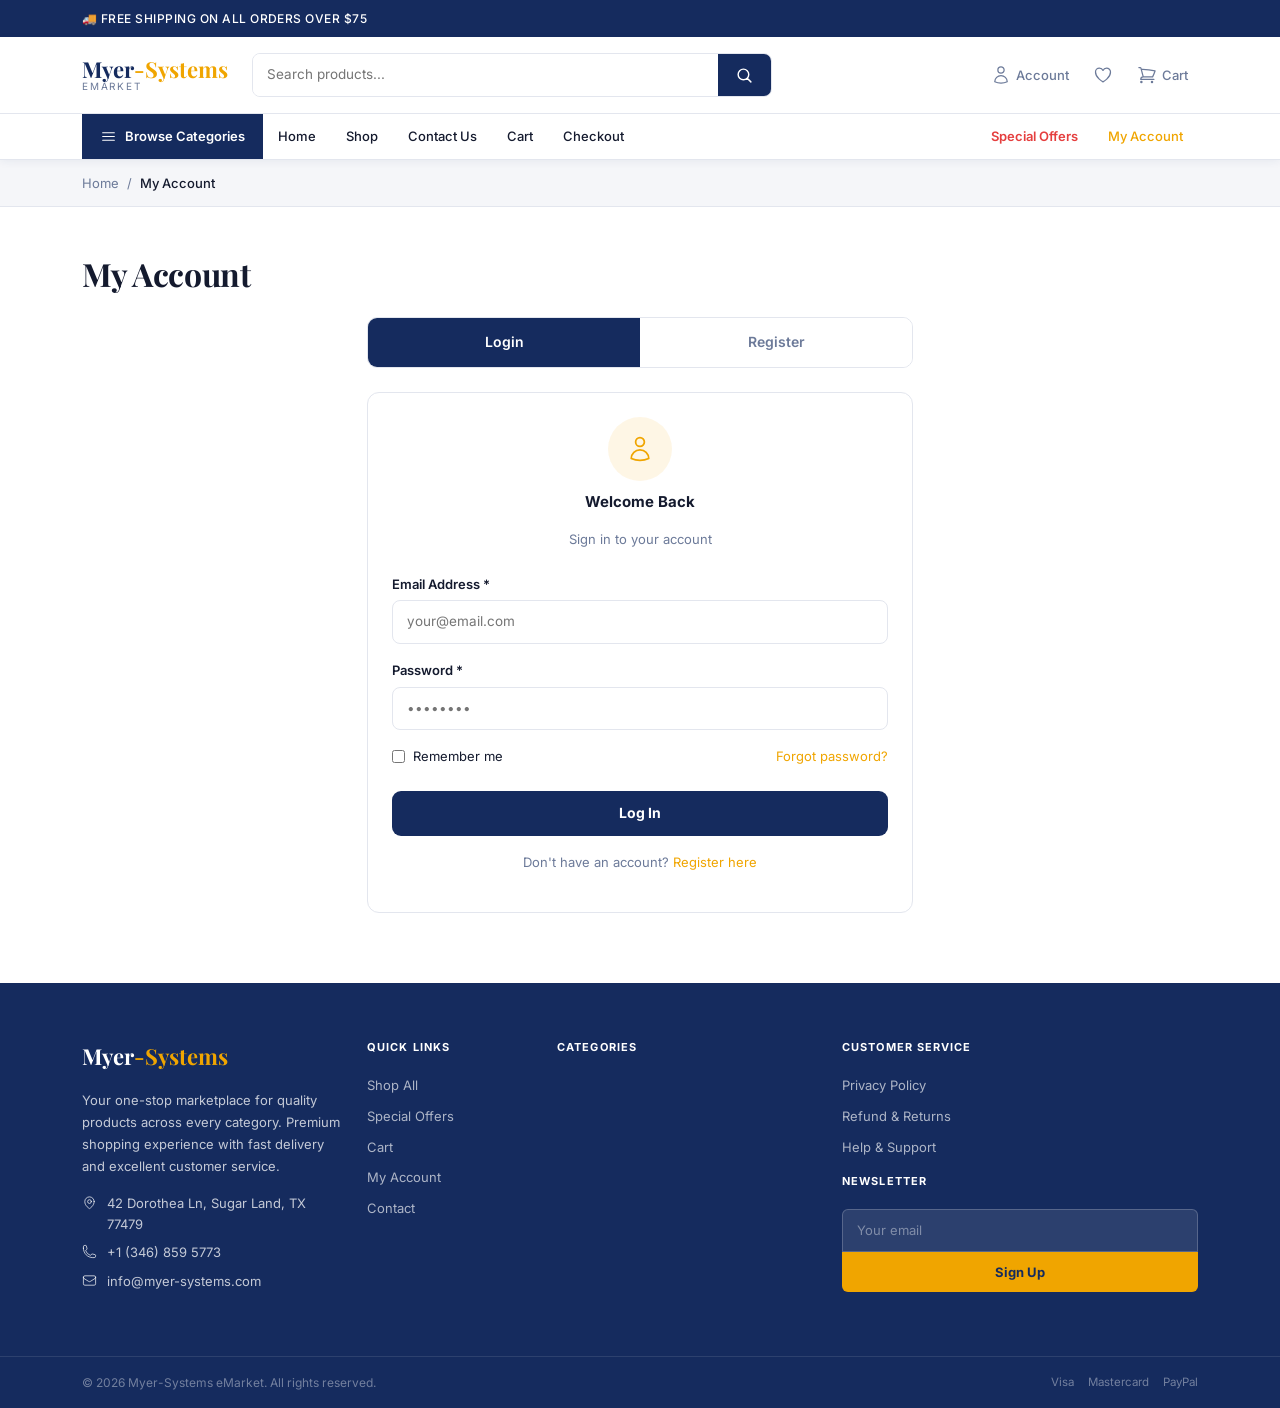
<file: pages/account.html>
<!DOCTYPE html>
<html lang="en">
<head>
  <meta charset="UTF-8" /><meta name="viewport" content="width=device-width, initial-scale=1.0" />
  <title>My Account — Myer-Systems eMarket</title>
  <link rel="stylesheet" href="https://cdnjs.cloudflare.com/ajax/libs/bootstrap/5.3.3/css/bootstrap.min.css" />
  <link rel="stylesheet" href="../css/style.css" />
</head>
<body>
<div class="topbar"><div class="container"><span>🚚 FREE SHIPPING ON ALL ORDERS OVER $75</span></div></div>
<header class="site-header">
  <div class="container py-3">
    <div class="d-flex align-items-center gap-3">
      <a href="../index.html" class="header-logo me-2">Myer<span>-Systems</span><small>eMarket</small></a>
      <form class="search-wrap flex-grow-1 d-none d-md-flex search-form" style="max-width:520px;"><input type="text" placeholder="Search products..." /><button type="submit"><svg xmlns="http://www.w3.org/2000/svg" fill="none" viewBox="0 0 24 24" stroke-width="2" stroke="currentColor" width="17" height="17"><path stroke-linecap="round" stroke-linejoin="round" d="M21 21l-5.197-5.197m0 0A7.5 7.5 0 105.196 5.196a7.5 7.5 0 0010.607 10.607z"/></svg></button></form>
      <div class="d-flex align-items-center gap-1 ms-auto">
        <a href="account.html" class="header-icon d-none d-md-flex"><svg xmlns="http://www.w3.org/2000/svg" fill="none" viewBox="0 0 24 24" stroke-width="1.5" stroke="currentColor" width="20" height="20"><path stroke-linecap="round" stroke-linejoin="round" d="M15.75 6a3.75 3.75 0 11-7.5 0 3.75 3.75 0 017.5 0zM4.501 20.118a7.5 7.5 0 0114.998 0A17.933 17.933 0 0112 21.75c-2.676 0-5.216-.584-7.499-1.632z"/></svg><span class="d-none d-lg-inline">Account</span></a>
        <a href="wishlist.html" class="header-icon" style="position:relative;"><svg xmlns="http://www.w3.org/2000/svg" fill="none" viewBox="0 0 24 24" stroke-width="1.5" stroke="currentColor" width="20" height="20"><path stroke-linecap="round" stroke-linejoin="round" d="M21 8.25c0-2.485-2.099-4.5-4.688-4.5-1.935 0-3.597 1.126-4.312 2.733-.715-1.607-2.377-2.733-4.313-2.733C5.1 3.75 3 5.765 3 8.25c0 7.22 9 12 9 12s9-4.78 9-12z"/></svg><span class="cart-badge wishlist-badge" style="display:none;">0</span></a>
        <a href="cart.html" class="header-icon" style="position:relative;"><svg xmlns="http://www.w3.org/2000/svg" fill="none" viewBox="0 0 24 24" stroke-width="1.5" stroke="currentColor" width="20" height="20"><path stroke-linecap="round" stroke-linejoin="round" d="M2.25 3h1.386c.51 0 .955.343 1.087.835l.383 1.437M7.5 14.25a3 3 0 00-3 3h15.75m-12.75-3h11.218c1.121-2.3 2.1-4.684 2.924-7.138a60.114 60.114 0 00-16.536-1.84M7.5 14.25L5.106 5.272M6 20.25a.75.75 0 11-1.5 0 .75.75 0 011.5 0zm12.75 0a.75.75 0 11-1.5 0 .75.75 0 011.5 0z"/></svg><span class="cart-badge" style="display:none;">0</span><span class="d-none d-lg-inline">Cart</span></a>
        <button class="hamburger d-md-none" id="hamburger-btn"><svg xmlns="http://www.w3.org/2000/svg" fill="none" viewBox="0 0 24 24" stroke-width="1.5" stroke="currentColor" width="24" height="24"><path stroke-linecap="round" stroke-linejoin="round" d="M3.75 6.75h16.5M3.75 12h16.5m-16.5 5.25h16.5"/></svg></button>
      </div>
    </div>
  </div>
  <nav class="site-nav d-none d-md-block"><div class="container"><div class="nav-inner"><div class="cat-dropdown-wrap"><button class="browse-btn"><svg xmlns="http://www.w3.org/2000/svg" fill="none" viewBox="0 0 24 24" stroke-width="1.5" stroke="currentColor" width="17" height="17"><path stroke-linecap="round" stroke-linejoin="round" d="M3.75 6.75h16.5M3.75 12h16.5m-16.5 5.25h16.5"/></svg> Browse Categories</button><div class="cat-dropdown" id="cat-dropdown-main"></div></div><a href="../index.html">Home</a><a href="shop.html">Shop</a><a href="contact.html">Contact Us</a><a href="cart.html">Cart</a><a href="checkout.html">Checkout</a><div class="ms-auto d-flex"><a href="shop.html?sale=true" class="nav-special">Special Offers</a><a href="account.html" class="active">My Account</a></div></div></div></nav>
  <div class="mobile-nav" id="mobile-nav"><a href="../index.html">Home</a><a href="shop.html">Shop</a><a href="cart.html">Cart</a><a href="account.html">My Account</a><a href="wishlist.html">Wishlist</a></div>
</header>

<div class="breadcrumb-bar" style="background:var(--surface);border-bottom:1px solid var(--border);"><div class="container"><a href="../index.html">Home</a><span class="breadcrumb-sep">/</span><span class="current">My Account</span></div></div>

<div class="container py-5">
  <h1 class="section-title mb-4">My Account</h1>
  <div class="row justify-content-center">
    <div class="col-md-8 col-lg-6">
      <div class="account-tab-nav">
        <button class="active" id="tab-login" onclick="switchTab('login')">Login</button>
        <button id="tab-register" onclick="switchTab('register')">Register</button>
      </div>

      <!-- Login Form -->
      <div id="form-login" class="form-section-box">
        <div class="text-center mb-4">
          <div style="width:64px;height:64px;background:rgba(240,165,0,.1);border-radius:50%;display:flex;align-items:center;justify-content:center;margin:0 auto 12px;">
            <svg xmlns="http://www.w3.org/2000/svg" fill="none" viewBox="0 0 24 24" stroke-width="1.5" stroke="currentColor" width="28" height="28" style="color:var(--secondary);"><path stroke-linecap="round" stroke-linejoin="round" d="M15.75 6a3.75 3.75 0 11-7.5 0 3.75 3.75 0 017.5 0zM4.501 20.118a7.5 7.5 0 0114.998 0A17.933 17.933 0 0112 21.75c-2.676 0-5.216-.584-7.499-1.632z"/></svg>
          </div>
          <h5 style="font-family:'Inter',sans-serif;font-weight:700;">Welcome Back</h5>
          <p style="font-size:13px;color:var(--muted);">Sign in to your account</p>
        </div>
        <div class="mb-3">
          <label class="form-label">Email Address *</label>
          <input class="form-input" type="email" placeholder="your@email.com" />
        </div>
        <div class="mb-3">
          <label class="form-label">Password *</label>
          <input class="form-input" type="password" placeholder="••••••••" />
        </div>
        <div class="d-flex align-items-center justify-content-between mb-4">
          <label style="display:flex;align-items:center;gap:8px;font-size:13px;cursor:pointer;">
            <input type="checkbox" style="accent-color:var(--secondary);" /> Remember me
          </label>
          <a href="#" style="font-size:13px;color:var(--secondary);">Forgot password?</a>
        </div>
        <button class="btn-primary-custom w-100 mb-3" onclick="loginSuccess()">Log In</button>
        <p style="text-align:center;font-size:13px;color:var(--muted);">Don't have an account? <a href="#" onclick="switchTab('register')" style="color:var(--secondary);">Register here</a></p>
      </div>

      <!-- Register Form -->
      <div id="form-register" class="form-section-box" style="display:none;">
        <div class="text-center mb-4">
          <div style="width:64px;height:64px;background:rgba(240,165,0,.1);border-radius:50%;display:flex;align-items:center;justify-content:center;margin:0 auto 12px;">
            <svg xmlns="http://www.w3.org/2000/svg" fill="none" viewBox="0 0 24 24" stroke-width="1.5" stroke="currentColor" width="28" height="28" style="color:var(--secondary);"><path stroke-linecap="round" stroke-linejoin="round" d="M19 7.5v3m0 0v3m0-3h3m-3 0h-3m-2.25-4.125a3.375 3.375 0 11-6.75 0 3.375 3.375 0 016.75 0zM4 19.235v-.11a6.375 6.375 0 0112.75 0v.109A12.318 12.318 0 0110.374 21c-2.331 0-4.512-.645-6.374-1.766z"/></svg>
          </div>
          <h5 style="font-family:'Inter',sans-serif;font-weight:700;">Create Account</h5>
          <p style="font-size:13px;color:var(--muted);">Join thousands of happy customers</p>
        </div>
        <div class="row g-3 mb-3">
          <div class="col-6">
            <label class="form-label">First Name *</label>
            <input class="form-input" placeholder="John" />
          </div>
          <div class="col-6">
            <label class="form-label">Last Name *</label>
            <input class="form-input" placeholder="Doe" />
          </div>
          <div class="col-12">
            <label class="form-label">Email *</label>
            <input class="form-input" type="email" placeholder="your@email.com" />
          </div>
          <div class="col-12">
            <label class="form-label">Password *</label>
            <input class="form-input" type="password" placeholder="Min. 8 characters" />
          </div>
          <div class="col-12">
            <label class="form-label">Confirm Password *</label>
            <input class="form-input" type="password" placeholder="Repeat password" />
          </div>
        </div>
        <label style="display:flex;align-items:flex-start;gap:8px;font-size:13px;cursor:pointer;margin-bottom:20px;">
          <input type="checkbox" style="accent-color:var(--secondary);margin-top:2px;" />
          I agree to the <a href="privacy.html" style="color:var(--secondary);">Privacy Policy</a> and Terms of Service
        </label>
        <button class="btn-primary-custom w-100 mb-3" onclick="registerSuccess()">Create Account</button>
        <p style="text-align:center;font-size:13px;color:var(--muted);">Already have an account? <a href="#" onclick="switchTab('login')" style="color:var(--secondary);">Sign in</a></p>
      </div>

      <!-- Success State (shown after login) -->
      <div id="account-dashboard" style="display:none;">
        <div class="form-section-box text-center mb-3">
          <div style="width:72px;height:72px;background:rgba(240,165,0,.1);border-radius:50%;display:flex;align-items:center;justify-content:center;margin:0 auto 16px;">
            <svg xmlns="http://www.w3.org/2000/svg" viewBox="0 0 24 24" fill="currentColor" width="32" height="32" style="color:var(--secondary);"><path fill-rule="evenodd" d="M18.685 19.097A9.723 9.723 0 0021.75 12c0-5.385-4.365-9.75-9.75-9.75S2.25 6.615 2.25 12a9.723 9.723 0 003.065 7.097A9.716 9.716 0 0012 21.75a9.716 9.716 0 006.685-2.653zm-12.54-1.285A7.486 7.486 0 0112 15a7.486 7.486 0 015.855 2.812A8.224 8.224 0 0112 20.25a8.224 8.224 0 01-5.855-2.438zM15.75 9a3.75 3.75 0 11-7.5 0 3.75 3.75 0 017.5 0z" clip-rule="evenodd"/></svg>
          </div>
          <h5 style="font-family:'Inter',sans-serif;font-weight:700;">Welcome, John!</h5>
          <p style="font-size:13px;color:var(--muted);">You're signed in to your account</p>
        </div>
        <div class="row g-3">
          <div class="col-6">
            <a href="shop.html" class="form-section-box d-block text-center text-decoration-none" style="padding:20px;">
              <div style="font-size:2rem;margin-bottom:8px;">🛍️</div>
              <p style="font-size:13px;font-weight:600;margin:0;">Shop Now</p>
            </a>
          </div>
          <div class="col-6">
            <a href="wishlist.html" class="form-section-box d-block text-center text-decoration-none" style="padding:20px;">
              <div style="font-size:2rem;margin-bottom:8px;">❤️</div>
              <p style="font-size:13px;font-weight:600;margin:0;">My Wishlist</p>
            </a>
          </div>
          <div class="col-6">
            <div class="form-section-box text-center" style="padding:20px;cursor:pointer;">
              <div style="font-size:2rem;margin-bottom:8px;">📦</div>
              <p style="font-size:13px;font-weight:600;margin:0;">My Orders</p>
            </div>
          </div>
          <div class="col-6">
            <div class="form-section-box text-center" style="padding:20px;cursor:pointer;" onclick="logout()">
              <div style="font-size:2rem;margin-bottom:8px;">🚪</div>
              <p style="font-size:13px;font-weight:600;margin:0;color:var(--badge-sale);">Log Out</p>
            </div>
          </div>
        </div>
      </div>
    </div>
  </div>
</div>

<!-- FOOTER -->
<footer class="site-footer">
  <div class="footer-main">
    <div class="container">
      <div class="row g-4">
        <div class="col-lg-3 col-md-6">
           <div class="footer-brand">
            <div class="footer-brand-name">Myer<span>-Systems</span></div>
            <p>Your one-stop marketplace for quality products across every category. Premium shopping experience with fast delivery and excellent customer service.</p>
            <div class="footer-contact-item"><svg xmlns="http://www.w3.org/2000/svg" fill="none" viewBox="0 0 24 24" stroke-width="1.5" stroke="currentColor"><path stroke-linecap="round" stroke-linejoin="round" d="M15 10.5a3 3 0 11-6 0 3 3 0 016 0z"/><path stroke-linecap="round" stroke-linejoin="round" d="M19.5 10.5c0 7.142-7.5 11.25-7.5 11.25S4.5 17.642 4.5 10.5a7.5 7.5 0 1115 0z"/></svg><span> 42 Dorothea Ln, Sugar Land, TX 77479</span></div>
            <div class="footer-contact-item"><svg xmlns="http://www.w3.org/2000/svg" fill="none" viewBox="0 0 24 24" stroke-width="1.5" stroke="currentColor"><path stroke-linecap="round" stroke-linejoin="round" d="M2.25 6.75c0 8.284 6.716 15 15 15h2.25a2.25 2.25 0 002.25-2.25v-1.372c0-.516-.351-.966-.852-1.091l-4.423-1.106c-.44-.11-.902.055-1.173.417l-.97 1.293c-.282.376-.769.542-1.21.38a12.035 12.035 0 01-7.143-7.143c-.162-.441.004-.928.38-1.21l1.293-.97c.363-.271.527-.734.417-1.173L6.963 3.102a1.125 1.125 0 00-1.091-.852H4.5A2.25 2.25 0 002.25 4.5v2.25z"/></svg><span> +1 (346) 859 5773</span></div>
            <div class="footer-contact-item"><svg xmlns="http://www.w3.org/2000/svg" fill="none" viewBox="0 0 24 24" stroke-width="1.5" stroke="currentColor"><path stroke-linecap="round" stroke-linejoin="round" d="M21.75 6.75v10.5a2.25 2.25 0 01-2.25 2.25h-15a2.25 2.25 0 01-2.25-2.25V6.75m19.5 0A2.25 2.25 0 0019.5 4.5h-15a2.25 2.25 0 00-2.25 2.25m19.5 0v.243a2.25 2.25 0 01-1.07 1.916l-7.5 4.615a2.25 2.25 0 01-2.36 0L3.32 8.91a2.25 2.25 0 01-1.07-1.916V6.75"/></svg><span>info@myer-systems.com</span></div>
          </div>
        </div>
        <div class="col-lg-2 col-md-3 col-6">
          <p class="footer-heading">Quick Links</p>
          <div class="footer-links">
            <a href="shop.html">Shop All</a><a href="shop.html?sale=true">Special Offers</a>
            <a href="cart.html">Cart</a><a href="account.html">My Account</a><a href="contact.html">Contact</a>
          </div>
        </div>
        <div class="col-lg-3 col-md-3 col-6">
          <p class="footer-heading">Categories</p>
          <div class="footer-links" id="footer-cats"></div>
        </div>
        <div class="col-lg-4 col-md-6">
          <p class="footer-heading">Customer Service</p>
          <div class="footer-links mb-3">
            <a href="privacy.html">Privacy Policy</a><a href="refund.html">Refund &amp; Returns</a><a href="contact.html">Help &amp; Support</a>
          </div>
          <p class="footer-heading">Newsletter</p>
          <div class="footer-newsletter">
            <input type="email" placeholder="Your email" />
            <button>Sign Up</button>
          </div>
        </div>
      </div>
    </div>
  </div>
  <div class="footer-bottom">
    <div class="container d-flex flex-column flex-sm-row align-items-center justify-content-between gap-2">
      <p class="mb-0">© 2026 Myer-Systems eMarket. All rights reserved.</p>
      <div class="payment-methods"><span class="payment-method">Visa</span><span class="payment-method">Mastercard</span><span class="payment-method">PayPal</span></div>
    </div>
  </div>
</footer>

<script src="https://cdnjs.cloudflare.com/ajax/libs/bootstrap/5.3.3/js/bootstrap.bundle.min.js"></script>
<script src="../js/main.js"></script>
<script>
populateCatDropdownShop('cat-dropdown-main');
function switchTab(tab) {
  document.getElementById('tab-login').classList.toggle('active', tab === 'login');
  document.getElementById('tab-register').classList.toggle('active', tab === 'register');
  document.getElementById('form-login').style.display = tab === 'login' ? 'block' : 'none';
  document.getElementById('form-register').style.display = tab === 'register' ? 'block' : 'none';
  document.getElementById('account-dashboard').style.display = 'none';
}
function loginSuccess() {
  document.getElementById('form-login').style.display = 'none';
  document.getElementById('account-dashboard').style.display = 'block';
  document.getElementById('tab-login').style.display = 'none';
  document.getElementById('tab-register').style.display = 'none';
}
function registerSuccess() {
  document.getElementById('form-register').style.display = 'none';
  document.getElementById('account-dashboard').style.display = 'block';
  document.getElementById('tab-login').style.display = 'none';
  document.getElementById('tab-register').style.display = 'none';
}
function logout() {
  document.getElementById('account-dashboard').style.display = 'none';
  document.getElementById('tab-login').style.display = 'block';
  document.getElementById('tab-register').style.display = 'block';
  switchTab('login');
}
document.querySelectorAll('.search-form').forEach(form => {
  form.addEventListener('submit', e => { e.preventDefault(); const q = form.querySelector('input')?.value.trim(); if (q) window.location.href = 'shop.html?q=' + encodeURIComponent(q); });
});
</script>
</body>
</html>
</file>
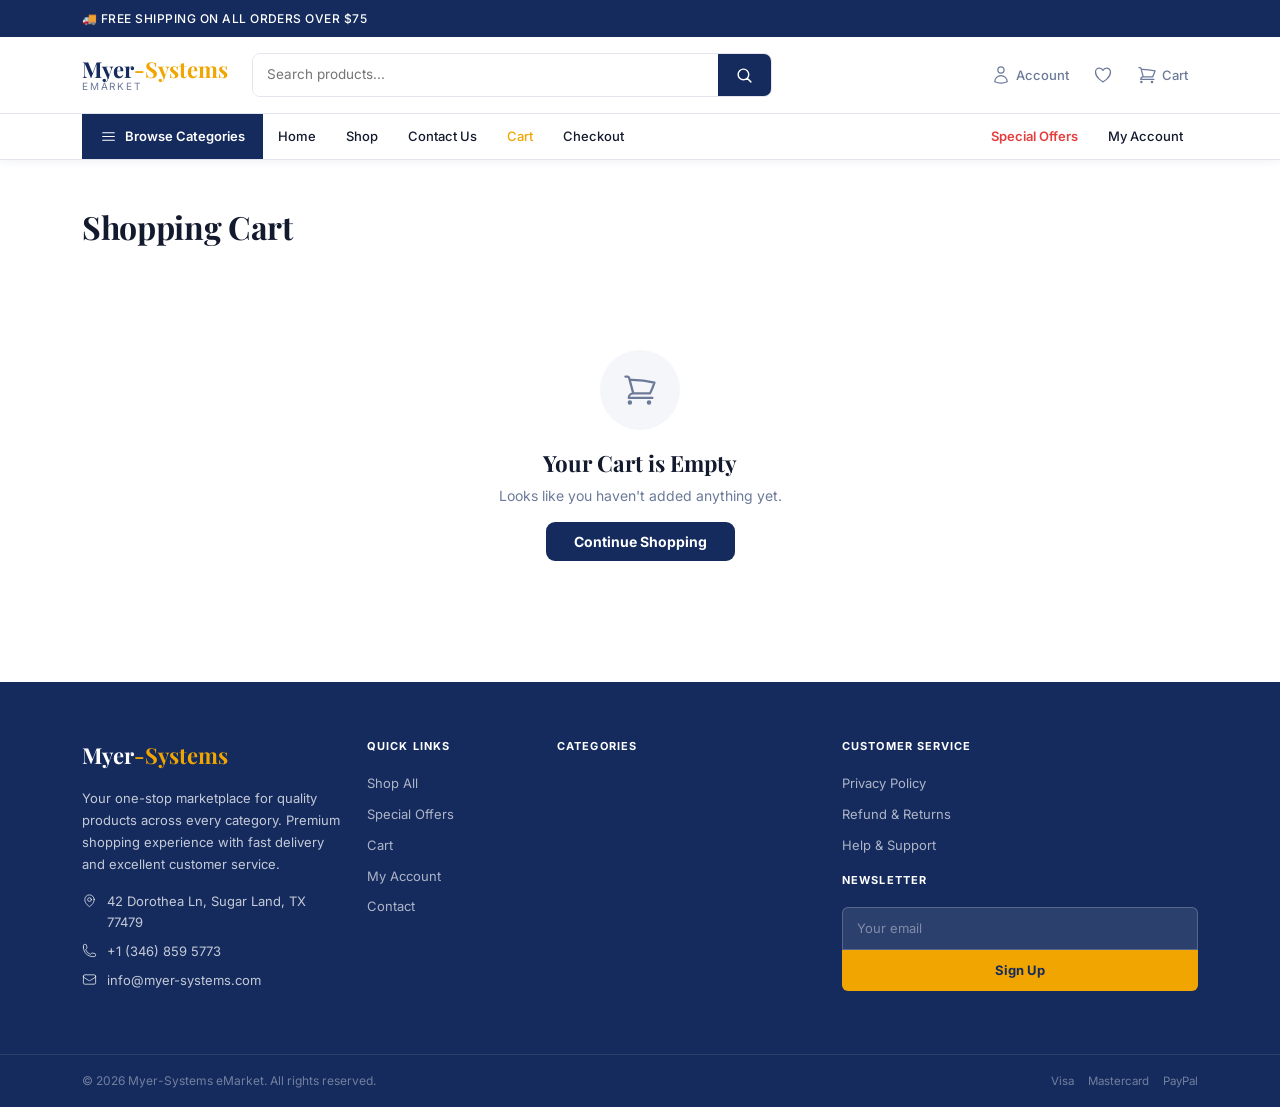
<file: pages/cart.html>
<!DOCTYPE html>
<html lang="en">
<head>
  <meta charset="UTF-8" /><meta name="viewport" content="width=device-width, initial-scale=1.0" />
  <title>Shopping Cart — Myer-Systems eMarket</title>
  <link rel="stylesheet" href="https://cdnjs.cloudflare.com/ajax/libs/bootstrap/5.3.3/css/bootstrap.min.css" />
  <link rel="stylesheet" href="../css/style.css" />
</head>
<body>
<div class="topbar"><div class="container"><span>🚚 FREE SHIPPING ON ALL ORDERS OVER $75</span></div></div>
<header class="site-header">
  <div class="container py-3">
    <div class="d-flex align-items-center gap-3">
      <a href="../index.html" class="header-logo me-2">Myer<span>-Systems</span><small>eMarket</small></a>
      <form class="search-wrap flex-grow-1 d-none d-md-flex search-form" style="max-width:520px;"><input type="text" placeholder="Search products..." /><button type="submit"><svg xmlns="http://www.w3.org/2000/svg" fill="none" viewBox="0 0 24 24" stroke-width="2" stroke="currentColor" width="17" height="17"><path stroke-linecap="round" stroke-linejoin="round" d="M21 21l-5.197-5.197m0 0A7.5 7.5 0 105.196 5.196a7.5 7.5 0 0010.607 10.607z"/></svg></button></form>
      <div class="d-flex align-items-center gap-1 ms-auto">
        <a href="account.html" class="header-icon d-none d-md-flex"><svg xmlns="http://www.w3.org/2000/svg" fill="none" viewBox="0 0 24 24" stroke-width="1.5" stroke="currentColor" width="20" height="20"><path stroke-linecap="round" stroke-linejoin="round" d="M15.75 6a3.75 3.75 0 11-7.5 0 3.75 3.75 0 017.5 0zM4.501 20.118a7.5 7.5 0 0114.998 0A17.933 17.933 0 0112 21.75c-2.676 0-5.216-.584-7.499-1.632z"/></svg><span class="d-none d-lg-inline">Account</span></a>
        <a href="wishlist.html" class="header-icon" style="position:relative;"><svg xmlns="http://www.w3.org/2000/svg" fill="none" viewBox="0 0 24 24" stroke-width="1.5" stroke="currentColor" width="20" height="20"><path stroke-linecap="round" stroke-linejoin="round" d="M21 8.25c0-2.485-2.099-4.5-4.688-4.5-1.935 0-3.597 1.126-4.312 2.733-.715-1.607-2.377-2.733-4.313-2.733C5.1 3.75 3 5.765 3 8.25c0 7.22 9 12 9 12s9-4.78 9-12z"/></svg><span class="cart-badge wishlist-badge" style="display:none;">0</span></a>
        <a href="cart.html" class="header-icon" style="position:relative;"><svg xmlns="http://www.w3.org/2000/svg" fill="none" viewBox="0 0 24 24" stroke-width="1.5" stroke="currentColor" width="20" height="20"><path stroke-linecap="round" stroke-linejoin="round" d="M2.25 3h1.386c.51 0 .955.343 1.087.835l.383 1.437M7.5 14.25a3 3 0 00-3 3h15.75m-12.75-3h11.218c1.121-2.3 2.1-4.684 2.924-7.138a60.114 60.114 0 00-16.536-1.84M7.5 14.25L5.106 5.272M6 20.25a.75.75 0 11-1.5 0 .75.75 0 011.5 0zm12.75 0a.75.75 0 11-1.5 0 .75.75 0 011.5 0z"/></svg><span class="cart-badge" style="display:none;">0</span><span class="d-none d-lg-inline">Cart</span></a>
        <button class="hamburger d-md-none" id="hamburger-btn"><svg xmlns="http://www.w3.org/2000/svg" fill="none" viewBox="0 0 24 24" stroke-width="1.5" stroke="currentColor" width="24" height="24"><path stroke-linecap="round" stroke-linejoin="round" d="M3.75 6.75h16.5M3.75 12h16.5m-16.5 5.25h16.5"/></svg></button>
      </div>
    </div>
  </div>
  <nav class="site-nav d-none d-md-block"><div class="container"><div class="nav-inner"><div class="cat-dropdown-wrap"><button class="browse-btn"><svg xmlns="http://www.w3.org/2000/svg" fill="none" viewBox="0 0 24 24" stroke-width="1.5" stroke="currentColor" width="17" height="17"><path stroke-linecap="round" stroke-linejoin="round" d="M3.75 6.75h16.5M3.75 12h16.5m-16.5 5.25h16.5"/></svg> Browse Categories</button><div class="cat-dropdown" id="cat-dropdown-main"></div></div><a href="../index.html">Home</a><a href="shop.html">Shop</a><a href="contact.html">Contact Us</a><a href="cart.html" class="active">Cart</a><a href="checkout.html">Checkout</a><div class="ms-auto d-flex"><a href="shop.html?sale=true" class="nav-special">Special Offers</a><a href="account.html">My Account</a></div></div></div></nav>
  <div class="mobile-nav" id="mobile-nav"><a href="../index.html">Home</a><a href="shop.html">Shop</a><a href="cart.html">Cart</a><a href="checkout.html">Checkout</a><a href="account.html">My Account</a></div>
</header>

<div class="container py-5">
  <h1 class="section-title mb-4">Shopping Cart</h1>

  <!-- Empty State -->
  <div id="empty-cart" class="empty-state" style="display:none;">
    <div class="empty-state-icon">
      <svg xmlns="http://www.w3.org/2000/svg" fill="none" viewBox="0 0 24 24" stroke-width="1.5" stroke="currentColor"><path stroke-linecap="round" stroke-linejoin="round" d="M2.25 3h1.386c.51 0 .955.343 1.087.835l.383 1.437M7.5 14.25a3 3 0 00-3 3h15.75m-12.75-3h11.218c1.121-2.3 2.1-4.684 2.924-7.138a60.114 60.114 0 00-16.536-1.84M7.5 14.25L5.106 5.272M6 20.25a.75.75 0 11-1.5 0 .75.75 0 011.5 0zm12.75 0a.75.75 0 11-1.5 0 .75.75 0 011.5 0z"/></svg>
    </div>
    <h3>Your Cart is Empty</h3>
    <p>Looks like you haven't added anything yet.</p>
    <a href="shop.html" class="btn-primary-custom">Continue Shopping</a>
  </div>

  <!-- Cart Content -->
  <div id="cart-content" class="row g-4" style="display:none;">
    <div class="col-lg-8">
      <div id="cart-items"></div>
    </div>
    <div class="col-lg-4">
      <div class="order-summary-box">
        <h5>Order Summary</h5>
        <div class="summary-row"><span class="label">Subtotal</span><span id="summary-subtotal">$0.00</span></div>
        <div class="summary-row"><span class="label">Shipping</span><span id="summary-shipping">$9.99</span></div>
        <p class="free-ship-note" id="free-ship-msg" style="display:none;"></p>
        <div class="summary-row summary-total"><span>Total</span><span id="summary-total">$0.00</span></div>
        <a href="checkout.html" class="checkout-big-btn">Proceed to Checkout</a>
        <a href="shop.html" style="display:block;text-align:center;margin-top:12px;font-size:13px;color:var(--muted);">Continue Shopping</a>
      </div>
    </div>
  </div>
</div>

<!-- FOOTER -->
<footer class="site-footer">
  <div class="footer-main">
    <div class="container">
      <div class="row g-4">
        <div class="col-lg-3 col-md-6">
           <div class="footer-brand">
            <div class="footer-brand-name">Myer<span>-Systems</span></div>
            <p>Your one-stop marketplace for quality products across every category. Premium shopping experience with fast delivery and excellent customer service.</p>
            <div class="footer-contact-item"><svg xmlns="http://www.w3.org/2000/svg" fill="none" viewBox="0 0 24 24" stroke-width="1.5" stroke="currentColor"><path stroke-linecap="round" stroke-linejoin="round" d="M15 10.5a3 3 0 11-6 0 3 3 0 016 0z"/><path stroke-linecap="round" stroke-linejoin="round" d="M19.5 10.5c0 7.142-7.5 11.25-7.5 11.25S4.5 17.642 4.5 10.5a7.5 7.5 0 1115 0z"/></svg><span> 42 Dorothea Ln, Sugar Land, TX 77479</span></div>
            <div class="footer-contact-item"><svg xmlns="http://www.w3.org/2000/svg" fill="none" viewBox="0 0 24 24" stroke-width="1.5" stroke="currentColor"><path stroke-linecap="round" stroke-linejoin="round" d="M2.25 6.75c0 8.284 6.716 15 15 15h2.25a2.25 2.25 0 002.25-2.25v-1.372c0-.516-.351-.966-.852-1.091l-4.423-1.106c-.44-.11-.902.055-1.173.417l-.97 1.293c-.282.376-.769.542-1.21.38a12.035 12.035 0 01-7.143-7.143c-.162-.441.004-.928.38-1.21l1.293-.97c.363-.271.527-.734.417-1.173L6.963 3.102a1.125 1.125 0 00-1.091-.852H4.5A2.25 2.25 0 002.25 4.5v2.25z"/></svg><span> +1 (346) 859 5773</span></div>
            <div class="footer-contact-item"><svg xmlns="http://www.w3.org/2000/svg" fill="none" viewBox="0 0 24 24" stroke-width="1.5" stroke="currentColor"><path stroke-linecap="round" stroke-linejoin="round" d="M21.75 6.75v10.5a2.25 2.25 0 01-2.25 2.25h-15a2.25 2.25 0 01-2.25-2.25V6.75m19.5 0A2.25 2.25 0 0019.5 4.5h-15a2.25 2.25 0 00-2.25 2.25m19.5 0v.243a2.25 2.25 0 01-1.07 1.916l-7.5 4.615a2.25 2.25 0 01-2.36 0L3.32 8.91a2.25 2.25 0 01-1.07-1.916V6.75"/></svg><span>info@myer-systems.com</span></div>
          </div>
        </div>
        <div class="col-lg-2 col-md-3 col-6">
          <p class="footer-heading">Quick Links</p>
          <div class="footer-links">
            <a href="shop.html">Shop All</a><a href="shop.html?sale=true">Special Offers</a>
            <a href="cart.html">Cart</a><a href="account.html">My Account</a><a href="contact.html">Contact</a>
          </div>
        </div>
        <div class="col-lg-3 col-md-3 col-6">
          <p class="footer-heading">Categories</p>
          <div class="footer-links" id="footer-cats"></div>
        </div>
        <div class="col-lg-4 col-md-6">
          <p class="footer-heading">Customer Service</p>
          <div class="footer-links mb-3">
            <a href="privacy.html">Privacy Policy</a><a href="refund.html">Refund &amp; Returns</a><a href="contact.html">Help &amp; Support</a>
          </div>
          <p class="footer-heading">Newsletter</p>
          <div class="footer-newsletter">
            <input type="email" placeholder="Your email" />
            <button>Sign Up</button>
          </div>
        </div>
      </div>
    </div>
  </div>
  <div class="footer-bottom">
    <div class="container d-flex flex-column flex-sm-row align-items-center justify-content-between gap-2">
      <p class="mb-0">© 2026 Myer-Systems eMarket. All rights reserved.</p>
      <div class="payment-methods"><span class="payment-method">Visa</span><span class="payment-method">Mastercard</span><span class="payment-method">PayPal</span></div>
    </div>
  </div>
</footer>

<script src="https://cdnjs.cloudflare.com/ajax/libs/bootstrap/5.3.3/js/bootstrap.bundle.min.js"></script>
<script src="../js/main.js"></script>
<script>
function renderCart() {
  if (Store.cart.length === 0) {
    document.getElementById('empty-cart').style.display = 'block';
    document.getElementById('cart-content').style.display = 'none';
    return;
  }
  document.getElementById('empty-cart').style.display = 'none';
  document.getElementById('cart-content').style.display = 'flex';
  document.getElementById('cart-content').classList.add('row');

  const cartItems = document.getElementById('cart-items');
  cartItems.innerHTML = Store.cart.map(item => {
    const p = products.find(pr => pr.id === item.id);
    if (!p) return '';
    return `
    <div class="cart-item">
      <a href="product.html?slug=${p.slug}" class="cart-item-img">
        <img src="${p.image}" alt="${p.name}" />
      </a>
      <div class="flex-grow-1">
        <a href="product.html?slug=${p.slug}" class="cart-item-name d-block">${p.name}</a>
        <p class="cart-item-cat">${p.category}</p>
        <div class="d-flex align-items-center justify-content-between mt-2">
          <div class="qty-ctrl">
            <button onclick="changeQty('${p.id}', ${item.qty - 1})">−</button>
            <span>${item.qty}</span>
            <button onclick="changeQty('${p.id}', ${item.qty + 1})">+</button>
          </div>
          <span class="cart-item-price">$${(p.price * item.qty).toFixed(2)}</span>
        </div>
      </div>
      <button class="cart-remove" onclick="removeItem('${p.id}')">
        <svg xmlns="http://www.w3.org/2000/svg" fill="none" viewBox="0 0 24 24" stroke-width="1.5" stroke="currentColor" width="18" height="18"><path stroke-linecap="round" stroke-linejoin="round" d="M6 18L18 6M6 6l12 12"/></svg>
      </button>
    </div>`;
  }).join('');

  const subtotal = Store.cartTotal();
  const shipping = subtotal >= 75 ? 0 : 9.99;
  document.getElementById('summary-subtotal').textContent = '$' + subtotal.toFixed(2);
  document.getElementById('summary-shipping').textContent = shipping === 0 ? 'FREE' : '$' + shipping.toFixed(2);
  document.getElementById('summary-total').textContent = '$' + (subtotal + shipping).toFixed(2);

  const freeMsg = document.getElementById('free-ship-msg');
  if (shipping > 0) {
    freeMsg.textContent = 'Add $' + (75 - subtotal).toFixed(2) + ' more for free shipping';
    freeMsg.style.display = 'block';
  } else {
    freeMsg.style.display = 'none';
  }
}

function changeQty(id, qty) {
  Store.updateQty(id, qty);
  renderCart();
}
function removeItem(id) {
  Store.removeFromCart(id);
  renderCart();
}

renderCart();
populateCatDropdownShop('cat-dropdown-main');
</script>
</body>
</html>
</file>
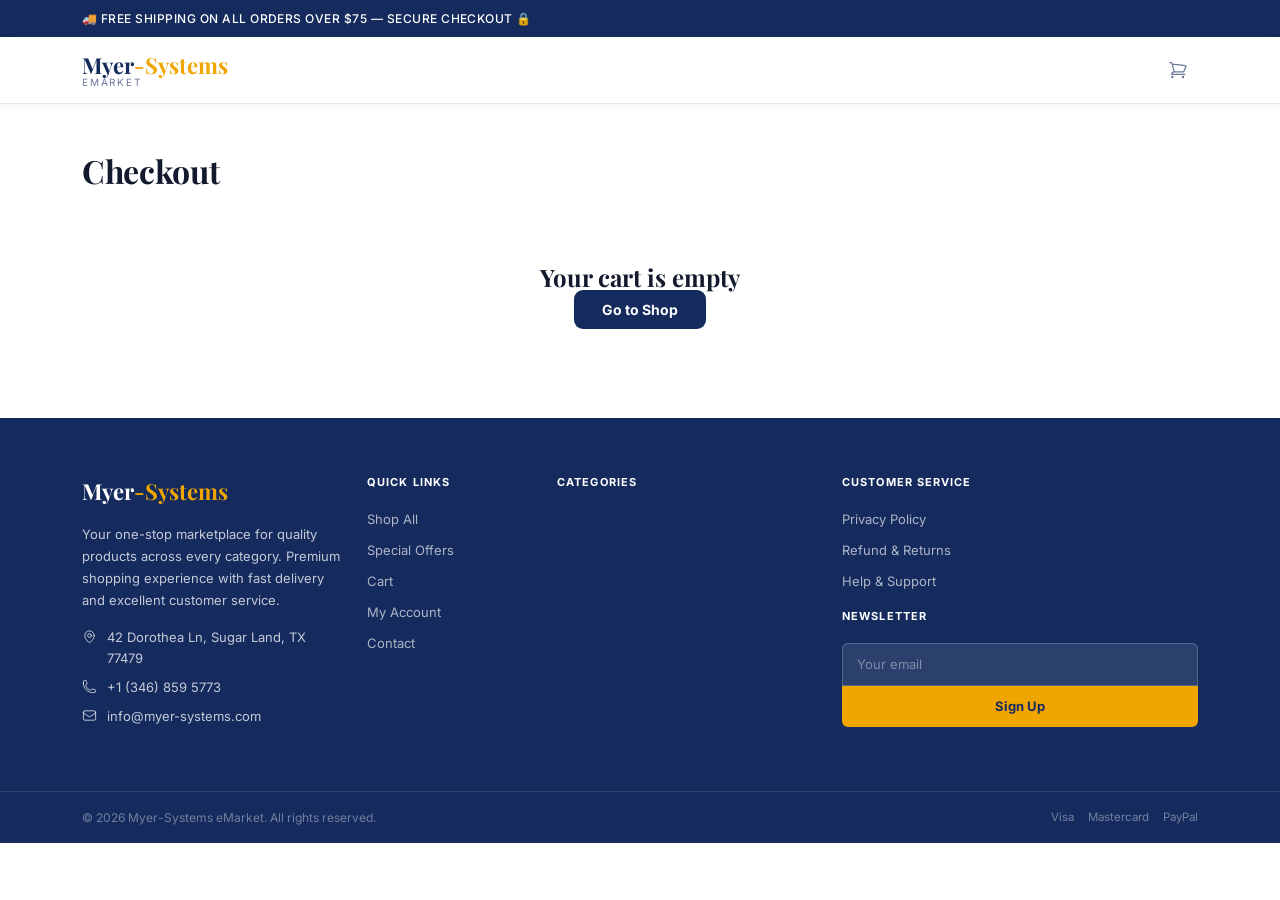
<file: pages/checkout.html>
<!DOCTYPE html>
<html lang="en">
<head>
  <meta charset="UTF-8" /><meta name="viewport" content="width=device-width, initial-scale=1.0" />
  <title>Checkout — Myer-Systems eMarket</title>
  <link rel="stylesheet" href="https://cdnjs.cloudflare.com/ajax/libs/bootstrap/5.3.3/css/bootstrap.min.css" />
  <link rel="stylesheet" href="../css/style.css" />
</head>
<body>
<div class="topbar"><div class="container"><span>🚚 FREE SHIPPING ON ALL ORDERS OVER $75 — SECURE CHECKOUT 🔒</span></div></div>
<header class="site-header">
  <div class="container py-3">
    <div class="d-flex align-items-center gap-3">
      <a href="../index.html" class="header-logo me-2">Myer<span>-Systems</span><small>eMarket</small></a>
      <div class="ms-auto d-flex align-items-center gap-1">
        <a href="cart.html" class="header-icon" style="position:relative;"><svg xmlns="http://www.w3.org/2000/svg" fill="none" viewBox="0 0 24 24" stroke-width="1.5" stroke="currentColor" width="20" height="20"><path stroke-linecap="round" stroke-linejoin="round" d="M2.25 3h1.386c.51 0 .955.343 1.087.835l.383 1.437M7.5 14.25a3 3 0 00-3 3h15.75m-12.75-3h11.218c1.121-2.3 2.1-4.684 2.924-7.138a60.114 60.114 0 00-16.536-1.84M7.5 14.25L5.106 5.272M6 20.25a.75.75 0 11-1.5 0 .75.75 0 011.5 0zm12.75 0a.75.75 0 11-1.5 0 .75.75 0 011.5 0z"/></svg><span class="cart-badge" style="display:none;">0</span></a>
      </div>
    </div>
  </div>
</header>

<!-- Success State -->
<div id="order-placed" class="container py-5 text-center" style="display:none;">
  <div class="success-icon">✓</div>
  <h2 class="section-title mb-3">Order Placed Successfully!</h2>
  <p style="color:var(--muted);margin-bottom:24px;">Thank you for shopping with Myer-Systems eMarket.<br>You'll receive a confirmation email shortly.</p>
  <a href="shop.html" class="btn-primary-custom">Continue Shopping</a>
</div>

<!-- Checkout Form -->
<div id="checkout-body" class="container py-5">
  <h1 class="section-title mb-4">Checkout</h1>
  <!-- Empty cart notice -->
  <div id="empty-cart-notice" class="text-center py-5" style="display:none;">
    <h4>Your cart is empty</h4>
    <a href="shop.html" class="btn-primary-custom mt-3">Go to Shop</a>
  </div>

  <div id="checkout-form-area" class="row g-4">
    <div class="col-lg-7">
      <!-- Billing -->
      <div class="form-section-box">
        <h5>Billing Details</h5>
        <div class="row g-3">
          <div class="col-sm-6">
            <label class="form-label">First Name *</label>
            <input class="form-input" placeholder="John" />
          </div>
          <div class="col-sm-6">
            <label class="form-label">Last Name *</label>
            <input class="form-input" placeholder="Doe" />
          </div>
          <div class="col-sm-6">
            <label class="form-label">Email *</label>
            <input class="form-input" type="email" placeholder="john@example.com" />
          </div>
          <div class="col-sm-6">
            <label class="form-label">Phone *</label>
            <input class="form-input" placeholder="+1 (555) 000-0000" />
          </div>
          <div class="col-12">
            <label class="form-label">Address *</label>
            <input class="form-input" placeholder="123 Main Street" />
          </div>
          <div class="col-sm-6">
            <label class="form-label">City *</label>
            <input class="form-input" placeholder="New York" />
          </div>
          <div class="col-sm-6">
            <label class="form-label">ZIP Code *</label>
            <input class="form-input" placeholder="10001" />
          </div>
          <div class="col-12">
            <label class="form-label">Order Notes (optional)</label>
            <textarea class="form-input" rows="3" placeholder="Any special notes for your order..." style="resize:none;"></textarea>
          </div>
        </div>
      </div>

      <!-- Payment -->
      <div class="form-section-box">
        <h5>Payment Method</h5>
        <label class="payment-option selected" id="pay-card" onclick="selectPayment('pay-card')">
          <input type="radio" name="payment" checked />
          <div>
            <div style="font-size:14px;font-weight:600;">Credit / Debit Card</div>
            <div style="font-size:12px;color:var(--muted);">Visa, Mastercard, Amex</div>
          </div>
          <div class="ms-auto d-flex gap-2">
            <span style="font-size:11px;padding:3px 8px;border:1px solid var(--border);border-radius:4px;font-weight:600;">VISA</span>
            <span style="font-size:11px;padding:3px 8px;border:1px solid var(--border);border-radius:4px;font-weight:600;">MC</span>
          </div>
        </label>
        <div id="card-fields" class="row g-3 mt-2 mb-3">
          <div class="col-12"><input class="form-input" placeholder="Card Number" /></div>
          <div class="col-6"><input class="form-input" placeholder="MM / YY" /></div>
          <div class="col-6"><input class="form-input" placeholder="CVV" /></div>
        </div>
        <label class="payment-option" id="pay-paypal" onclick="selectPayment('pay-paypal')">
          <input type="radio" name="payment" />
          <div>
            <div style="font-size:14px;font-weight:600;">PayPal</div>
            <div style="font-size:12px;color:var(--muted);">Fast & secure</div>
          </div>
          <span style="font-size:14px;font-weight:800;color:#003087;">Pay<span style="color:#009cde;">Pal</span></span>
        </label>
        <label class="payment-option" id="pay-cod" onclick="selectPayment('pay-cod')">
          <input type="radio" name="payment" />
          <div>
            <div style="font-size:14px;font-weight:600;">Cash on Delivery</div>
            <div style="font-size:12px;color:var(--muted);">Pay when your order arrives</div>
          </div>
          <span style="font-size:1.5rem;">💵</span>
        </label>
      </div>
    </div>

    <!-- Order Summary -->
    <div class="col-lg-5">
      <div class="order-summary-box">
        <h5>Your Order</h5>
        <div id="order-items" style="border-bottom:1px solid var(--border);padding-bottom:14px;margin-bottom:14px;"></div>
        <div class="summary-row"><span class="label">Subtotal</span><span id="co-subtotal">$0.00</span></div>
        <div class="summary-row"><span class="label">Shipping</span><span id="co-shipping">$9.99</span></div>
        <div class="summary-row summary-total"><span>Total</span><span id="co-total">$0.00</span></div>
        <button class="place-order-btn mt-4" onclick="placeOrder()">Place Order</button>
        <p style="font-size:11.5px;color:var(--muted);text-align:center;margin-top:12px;">🔒 Your payment is secure &amp; encrypted</p>
      </div>
    </div>
  </div>
</div>

<!-- FOOTER -->
<footer class="site-footer">
  <div class="footer-main">
    <div class="container">
      <div class="row g-4">
        <div class="col-lg-3 col-md-6">
           <div class="footer-brand">
            <div class="footer-brand-name">Myer<span>-Systems</span></div>
            <p>Your one-stop marketplace for quality products across every category. Premium shopping experience with fast delivery and excellent customer service.</p>
            <div class="footer-contact-item"><svg xmlns="http://www.w3.org/2000/svg" fill="none" viewBox="0 0 24 24" stroke-width="1.5" stroke="currentColor"><path stroke-linecap="round" stroke-linejoin="round" d="M15 10.5a3 3 0 11-6 0 3 3 0 016 0z"/><path stroke-linecap="round" stroke-linejoin="round" d="M19.5 10.5c0 7.142-7.5 11.25-7.5 11.25S4.5 17.642 4.5 10.5a7.5 7.5 0 1115 0z"/></svg><span> 42 Dorothea Ln, Sugar Land, TX 77479</span></div>
            <div class="footer-contact-item"><svg xmlns="http://www.w3.org/2000/svg" fill="none" viewBox="0 0 24 24" stroke-width="1.5" stroke="currentColor"><path stroke-linecap="round" stroke-linejoin="round" d="M2.25 6.75c0 8.284 6.716 15 15 15h2.25a2.25 2.25 0 002.25-2.25v-1.372c0-.516-.351-.966-.852-1.091l-4.423-1.106c-.44-.11-.902.055-1.173.417l-.97 1.293c-.282.376-.769.542-1.21.38a12.035 12.035 0 01-7.143-7.143c-.162-.441.004-.928.38-1.21l1.293-.97c.363-.271.527-.734.417-1.173L6.963 3.102a1.125 1.125 0 00-1.091-.852H4.5A2.25 2.25 0 002.25 4.5v2.25z"/></svg><span> +1 (346) 859 5773</span></div>
            <div class="footer-contact-item"><svg xmlns="http://www.w3.org/2000/svg" fill="none" viewBox="0 0 24 24" stroke-width="1.5" stroke="currentColor"><path stroke-linecap="round" stroke-linejoin="round" d="M21.75 6.75v10.5a2.25 2.25 0 01-2.25 2.25h-15a2.25 2.25 0 01-2.25-2.25V6.75m19.5 0A2.25 2.25 0 0019.5 4.5h-15a2.25 2.25 0 00-2.25 2.25m19.5 0v.243a2.25 2.25 0 01-1.07 1.916l-7.5 4.615a2.25 2.25 0 01-2.36 0L3.32 8.91a2.25 2.25 0 01-1.07-1.916V6.75"/></svg><span>info@myer-systems.com</span></div>
          </div>
        </div>
        <div class="col-lg-2 col-md-3 col-6">
          <p class="footer-heading">Quick Links</p>
          <div class="footer-links">
            <a href="shop.html">Shop All</a><a href="shop.html?sale=true">Special Offers</a>
            <a href="cart.html">Cart</a><a href="account.html">My Account</a><a href="contact.html">Contact</a>
          </div>
        </div>
        <div class="col-lg-3 col-md-3 col-6">
          <p class="footer-heading">Categories</p>
          <div class="footer-links" id="footer-cats"></div>
        </div>
        <div class="col-lg-4 col-md-6">
          <p class="footer-heading">Customer Service</p>
          <div class="footer-links mb-3">
            <a href="privacy.html">Privacy Policy</a><a href="refund.html">Refund &amp; Returns</a><a href="contact.html">Help &amp; Support</a>
          </div>
          <p class="footer-heading">Newsletter</p>
          <div class="footer-newsletter">
            <input type="email" placeholder="Your email" />
            <button>Sign Up</button>
          </div>
        </div>
      </div>
    </div>
  </div>
  <div class="footer-bottom">
    <div class="container d-flex flex-column flex-sm-row align-items-center justify-content-between gap-2">
      <p class="mb-0">© 2026 Myer-Systems eMarket. All rights reserved.</p>
      <div class="payment-methods"><span class="payment-method">Visa</span><span class="payment-method">Mastercard</span><span class="payment-method">PayPal</span></div>
    </div>
  </div>
</footer>

<script src="https://cdnjs.cloudflare.com/ajax/libs/bootstrap/5.3.3/js/bootstrap.bundle.min.js"></script>
<script src="../js/main.js"></script>
<script>
function renderCheckout() {
  if (Store.cart.length === 0) {
    document.getElementById('empty-cart-notice').style.display = 'block';
    document.getElementById('checkout-form-area').style.display = 'none';
    return;
  }
  const subtotal = Store.cartTotal();
  const shipping = subtotal >= 75 ? 0 : 9.99;
  document.getElementById('co-subtotal').textContent = '$' + subtotal.toFixed(2);
  document.getElementById('co-shipping').textContent = shipping === 0 ? 'FREE' : '$' + shipping.toFixed(2);
  document.getElementById('co-total').textContent = '$' + (subtotal + shipping).toFixed(2);

  document.getElementById('order-items').innerHTML = Store.cart.map(item => {
    const p = products.find(pr => pr.id === item.id);
    if (!p) return '';
    return `<div class="d-flex align-items-center gap-3 mb-3">
      <img src="${p.image}" alt="${p.name}" style="width:56px;height:56px;object-fit:cover;border-radius:8px;border:1px solid var(--border);">
      <div class="flex-grow-1">
        <p style="font-size:13px;font-weight:600;margin:0;">${p.name}</p>
        <p style="font-size:12px;color:var(--muted);margin:0;">Qty: ${item.qty}</p>
      </div>
      <span style="font-size:14px;font-weight:700;">$${(p.price * item.qty).toFixed(2)}</span>
    </div>`;
  }).join('');
}

function selectPayment(id) {
  ['pay-card','pay-paypal','pay-cod'].forEach(i => {
    const el = document.getElementById(i);
    el?.classList.remove('selected');
    el?.querySelector('input')?.removeAttribute('checked');
  });
  document.getElementById(id)?.classList.add('selected');
  document.getElementById(id)?.querySelector('input')?.setAttribute('checked','');
  document.getElementById('card-fields').style.display = id === 'pay-card' ? 'flex' : 'none';
}

function placeOrder() {
  Store.cart = [];
  Store.save();
  document.getElementById('checkout-body').style.display = 'none';
  document.getElementById('order-placed').style.display = 'block';
}

renderCheckout();
</script>
</body>
</html>
</file>
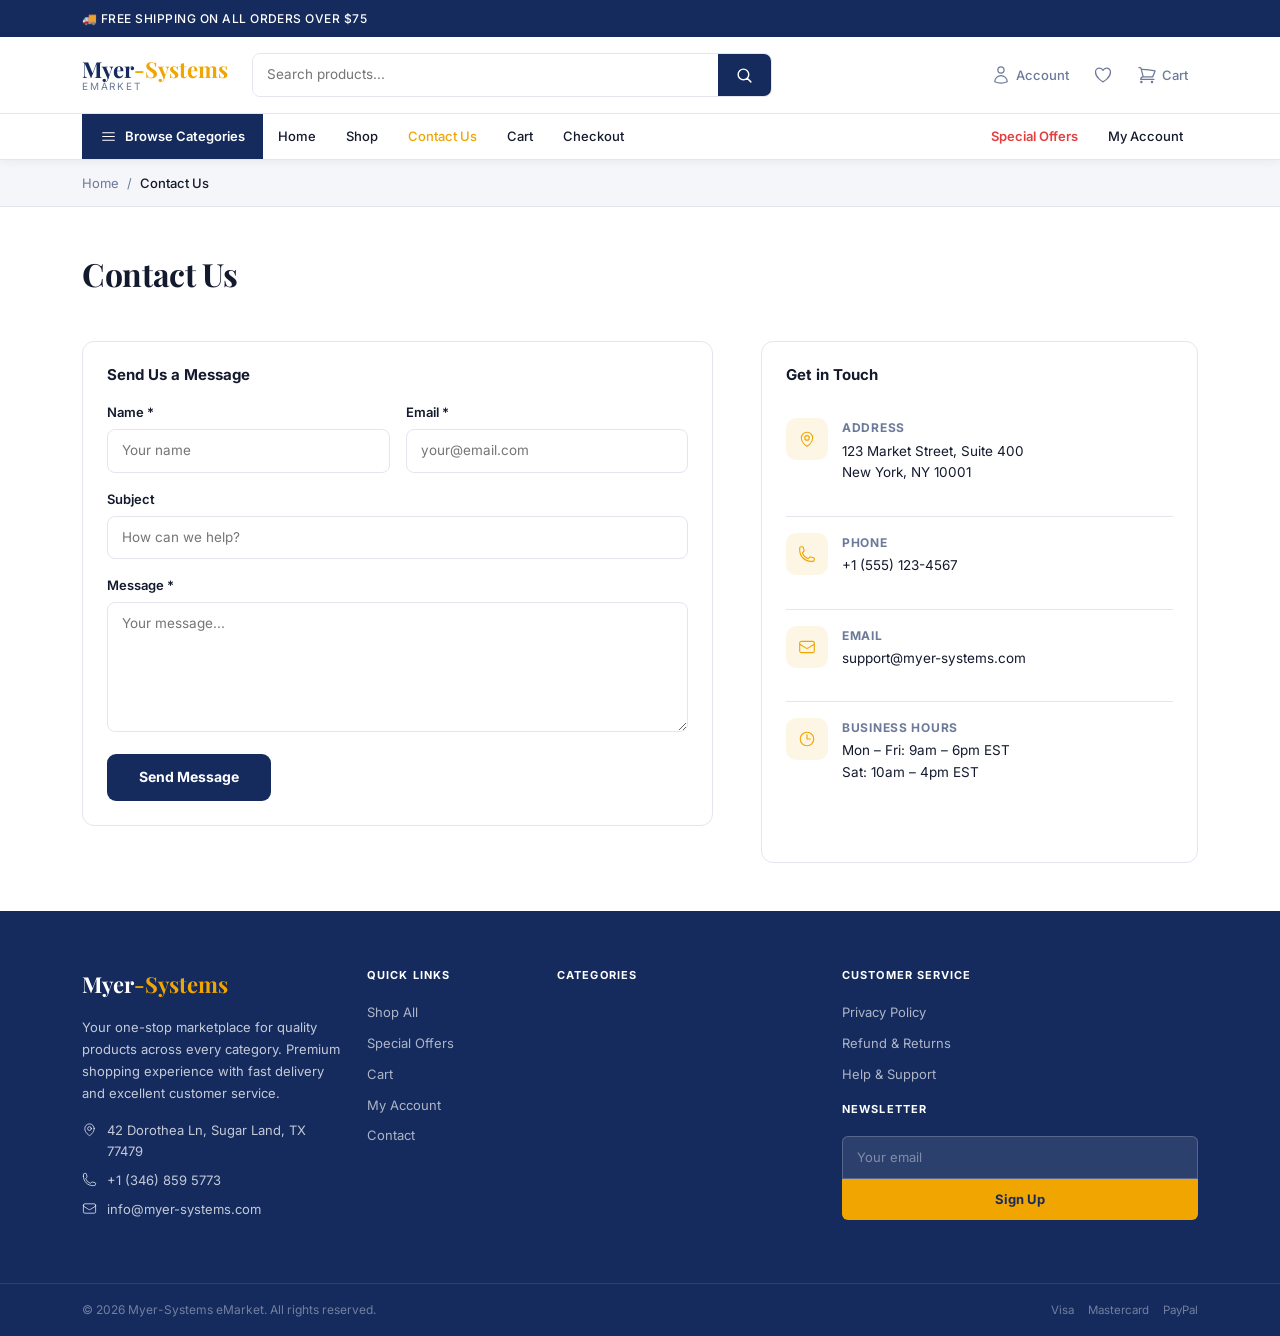
<file: pages/contact.html>
<!DOCTYPE html>
<html lang="en">
<head>
  <meta charset="UTF-8" /><meta name="viewport" content="width=device-width, initial-scale=1.0" />
  <title>Contact Us — Myer-Systems eMarket</title>
  <link rel="stylesheet" href="https://cdnjs.cloudflare.com/ajax/libs/bootstrap/5.3.3/css/bootstrap.min.css" />
  <link rel="stylesheet" href="../css/style.css" />
</head>
<body>
<div class="topbar"><div class="container"><span>🚚 FREE SHIPPING ON ALL ORDERS OVER $75</span></div></div>
<header class="site-header">
  <div class="container py-3">
    <div class="d-flex align-items-center gap-3">
      <a href="../index.html" class="header-logo me-2">Myer<span>-Systems</span><small>eMarket</small></a>
      <form class="search-wrap flex-grow-1 d-none d-md-flex search-form" style="max-width:520px;"><input type="text" placeholder="Search products..." /><button type="submit"><svg xmlns="http://www.w3.org/2000/svg" fill="none" viewBox="0 0 24 24" stroke-width="2" stroke="currentColor" width="17" height="17"><path stroke-linecap="round" stroke-linejoin="round" d="M21 21l-5.197-5.197m0 0A7.5 7.5 0 105.196 5.196a7.5 7.5 0 0010.607 10.607z"/></svg></button></form>
      <div class="d-flex align-items-center gap-1 ms-auto">
        <a href="account.html" class="header-icon d-none d-md-flex"><svg xmlns="http://www.w3.org/2000/svg" fill="none" viewBox="0 0 24 24" stroke-width="1.5" stroke="currentColor" width="20" height="20"><path stroke-linecap="round" stroke-linejoin="round" d="M15.75 6a3.75 3.75 0 11-7.5 0 3.75 3.75 0 017.5 0zM4.501 20.118a7.5 7.5 0 0114.998 0A17.933 17.933 0 0112 21.75c-2.676 0-5.216-.584-7.499-1.632z"/></svg><span class="d-none d-lg-inline">Account</span></a>
        <a href="wishlist.html" class="header-icon" style="position:relative;"><svg xmlns="http://www.w3.org/2000/svg" fill="none" viewBox="0 0 24 24" stroke-width="1.5" stroke="currentColor" width="20" height="20"><path stroke-linecap="round" stroke-linejoin="round" d="M21 8.25c0-2.485-2.099-4.5-4.688-4.5-1.935 0-3.597 1.126-4.312 2.733-.715-1.607-2.377-2.733-4.313-2.733C5.1 3.75 3 5.765 3 8.25c0 7.22 9 12 9 12s9-4.78 9-12z"/></svg><span class="cart-badge wishlist-badge" style="display:none;">0</span></a>
        <a href="cart.html" class="header-icon" style="position:relative;"><svg xmlns="http://www.w3.org/2000/svg" fill="none" viewBox="0 0 24 24" stroke-width="1.5" stroke="currentColor" width="20" height="20"><path stroke-linecap="round" stroke-linejoin="round" d="M2.25 3h1.386c.51 0 .955.343 1.087.835l.383 1.437M7.5 14.25a3 3 0 00-3 3h15.75m-12.75-3h11.218c1.121-2.3 2.1-4.684 2.924-7.138a60.114 60.114 0 00-16.536-1.84M7.5 14.25L5.106 5.272M6 20.25a.75.75 0 11-1.5 0 .75.75 0 011.5 0zm12.75 0a.75.75 0 11-1.5 0 .75.75 0 011.5 0z"/></svg><span class="cart-badge" style="display:none;">0</span><span class="d-none d-lg-inline">Cart</span></a>
        <button class="hamburger d-md-none" id="hamburger-btn"><svg xmlns="http://www.w3.org/2000/svg" fill="none" viewBox="0 0 24 24" stroke-width="1.5" stroke="currentColor" width="24" height="24"><path stroke-linecap="round" stroke-linejoin="round" d="M3.75 6.75h16.5M3.75 12h16.5m-16.5 5.25h16.5"/></svg></button>
      </div>
    </div>
  </div>
  <nav class="site-nav d-none d-md-block"><div class="container"><div class="nav-inner"><div class="cat-dropdown-wrap"><button class="browse-btn"><svg xmlns="http://www.w3.org/2000/svg" fill="none" viewBox="0 0 24 24" stroke-width="1.5" stroke="currentColor" width="17" height="17"><path stroke-linecap="round" stroke-linejoin="round" d="M3.75 6.75h16.5M3.75 12h16.5m-16.5 5.25h16.5"/></svg> Browse Categories</button><div class="cat-dropdown" id="cat-dropdown-main"></div></div><a href="../index.html">Home</a><a href="shop.html">Shop</a><a href="contact.html" class="active">Contact Us</a><a href="cart.html">Cart</a><a href="checkout.html">Checkout</a><div class="ms-auto d-flex"><a href="shop.html?sale=true" class="nav-special">Special Offers</a><a href="account.html">My Account</a></div></div></div></nav>
  <div class="mobile-nav" id="mobile-nav"><a href="../index.html">Home</a><a href="shop.html">Shop</a><a href="contact.html">Contact</a><a href="cart.html">Cart</a><a href="account.html">Account</a></div>
</header>

<div class="breadcrumb-bar" style="background:var(--surface);border-bottom:1px solid var(--border);"><div class="container"><a href="../index.html">Home</a><span class="breadcrumb-sep">/</span><span class="current">Contact Us</span></div></div>

<div class="container py-5">
  <h1 class="section-title mb-5">Contact Us</h1>
  <div class="row g-5">
    <!-- Form -->
    <div class="col-md-7">
      <div class="form-section-box">
        <h5>Send Us a Message</h5>
        <div id="contact-success" class="text-center py-4" style="display:none;">
          <div style="font-size:3rem;margin-bottom:12px;">✅</div>
          <h5>Message Sent!</h5>
          <p style="color:var(--muted);">We'll get back to you within 24 hours.</p>
        </div>
        <div id="contact-form">
          <div class="row g-3">
            <div class="col-sm-6">
              <label class="form-label">Name *</label>
              <input class="form-input" placeholder="Your name" />
            </div>
            <div class="col-sm-6">
              <label class="form-label">Email *</label>
              <input class="form-input" type="email" placeholder="your@email.com" />
            </div>
            <div class="col-12">
              <label class="form-label">Subject</label>
              <input class="form-input" placeholder="How can we help?" />
            </div>
            <div class="col-12">
              <label class="form-label">Message *</label>
              <textarea class="form-input" rows="5" placeholder="Your message..." style="resize:vertical;"></textarea>
            </div>
            <div class="col-12">
              <button class="send-msg-btn" onclick="submitContact()">Send Message</button>
            </div>
          </div>
        </div>
      </div>
    </div>

    <!-- Contact Info -->
    <div class="col-md-5">
      <div class="form-section-box h-100">
        <h5>Get in Touch</h5>
        <div class="contact-info-item">
          <div class="contact-info-icon"><svg xmlns="http://www.w3.org/2000/svg" fill="none" viewBox="0 0 24 24" stroke-width="1.5" stroke="currentColor"><path stroke-linecap="round" stroke-linejoin="round" d="M15 10.5a3 3 0 11-6 0 3 3 0 016 0z"/><path stroke-linecap="round" stroke-linejoin="round" d="M19.5 10.5c0 7.142-7.5 11.25-7.5 11.25S4.5 17.642 4.5 10.5a7.5 7.5 0 1115 0z"/></svg></div>
          <div><p class="contact-info-label">Address</p><p class="contact-info-val">123 Market Street, Suite 400<br>New York, NY 10001</p></div>
        </div>
        <div class="contact-info-item">
          <div class="contact-info-icon"><svg xmlns="http://www.w3.org/2000/svg" fill="none" viewBox="0 0 24 24" stroke-width="1.5" stroke="currentColor"><path stroke-linecap="round" stroke-linejoin="round" d="M2.25 6.75c0 8.284 6.716 15 15 15h2.25a2.25 2.25 0 002.25-2.25v-1.372c0-.516-.351-.966-.852-1.091l-4.423-1.106c-.44-.11-.902.055-1.173.417l-.97 1.293c-.282.376-.769.542-1.21.38a12.035 12.035 0 01-7.143-7.143c-.162-.441.004-.928.38-1.21l1.293-.97c.363-.271.527-.734.417-1.173L6.963 3.102a1.125 1.125 0 00-1.091-.852H4.5A2.25 2.25 0 002.25 4.5v2.25z"/></svg></div>
          <div><p class="contact-info-label">Phone</p><p class="contact-info-val">+1 (555) 123-4567</p></div>
        </div>
        <div class="contact-info-item">
          <div class="contact-info-icon"><svg xmlns="http://www.w3.org/2000/svg" fill="none" viewBox="0 0 24 24" stroke-width="1.5" stroke="currentColor"><path stroke-linecap="round" stroke-linejoin="round" d="M21.75 6.75v10.5a2.25 2.25 0 01-2.25 2.25h-15a2.25 2.25 0 01-2.25-2.25V6.75m19.5 0A2.25 2.25 0 0019.5 4.5h-15a2.25 2.25 0 00-2.25 2.25m19.5 0v.243a2.25 2.25 0 01-1.07 1.916l-7.5 4.615a2.25 2.25 0 01-2.36 0L3.32 8.91a2.25 2.25 0 01-1.07-1.916V6.75"/></svg></div>
          <div><p class="contact-info-label">Email</p><p class="contact-info-val">support@myer-systems.com</p></div>
        </div>
        <div class="contact-info-item" style="border:none;">
          <div class="contact-info-icon"><svg xmlns="http://www.w3.org/2000/svg" fill="none" viewBox="0 0 24 24" stroke-width="1.5" stroke="currentColor"><path stroke-linecap="round" stroke-linejoin="round" d="M12 6v6h4.5m4.5 0a9 9 0 11-18 0 9 9 0 0118 0z"/></svg></div>
          <div><p class="contact-info-label">Business Hours</p><p class="contact-info-val">Mon – Fri: 9am – 6pm EST<br>Sat: 10am – 4pm EST</p></div>
        </div>
      </div>
    </div>
  </div>
</div>

<!-- FOOTER -->
<footer class="site-footer">
  <div class="footer-main">
    <div class="container">
      <div class="row g-4">
        <div class="col-lg-3 col-md-6">
           <div class="footer-brand">
            <div class="footer-brand-name">Myer<span>-Systems</span></div>
            <p>Your one-stop marketplace for quality products across every category. Premium shopping experience with fast delivery and excellent customer service.</p>
            <div class="footer-contact-item"><svg xmlns="http://www.w3.org/2000/svg" fill="none" viewBox="0 0 24 24" stroke-width="1.5" stroke="currentColor"><path stroke-linecap="round" stroke-linejoin="round" d="M15 10.5a3 3 0 11-6 0 3 3 0 016 0z"/><path stroke-linecap="round" stroke-linejoin="round" d="M19.5 10.5c0 7.142-7.5 11.25-7.5 11.25S4.5 17.642 4.5 10.5a7.5 7.5 0 1115 0z"/></svg><span> 42 Dorothea Ln, Sugar Land, TX 77479</span></div>
            <div class="footer-contact-item"><svg xmlns="http://www.w3.org/2000/svg" fill="none" viewBox="0 0 24 24" stroke-width="1.5" stroke="currentColor"><path stroke-linecap="round" stroke-linejoin="round" d="M2.25 6.75c0 8.284 6.716 15 15 15h2.25a2.25 2.25 0 002.25-2.25v-1.372c0-.516-.351-.966-.852-1.091l-4.423-1.106c-.44-.11-.902.055-1.173.417l-.97 1.293c-.282.376-.769.542-1.21.38a12.035 12.035 0 01-7.143-7.143c-.162-.441.004-.928.38-1.21l1.293-.97c.363-.271.527-.734.417-1.173L6.963 3.102a1.125 1.125 0 00-1.091-.852H4.5A2.25 2.25 0 002.25 4.5v2.25z"/></svg><span> +1 (346) 859 5773</span></div>
            <div class="footer-contact-item"><svg xmlns="http://www.w3.org/2000/svg" fill="none" viewBox="0 0 24 24" stroke-width="1.5" stroke="currentColor"><path stroke-linecap="round" stroke-linejoin="round" d="M21.75 6.75v10.5a2.25 2.25 0 01-2.25 2.25h-15a2.25 2.25 0 01-2.25-2.25V6.75m19.5 0A2.25 2.25 0 0019.5 4.5h-15a2.25 2.25 0 00-2.25 2.25m19.5 0v.243a2.25 2.25 0 01-1.07 1.916l-7.5 4.615a2.25 2.25 0 01-2.36 0L3.32 8.91a2.25 2.25 0 01-1.07-1.916V6.75"/></svg><span>info@myer-systems.com</span></div>
          </div>
        </div>
        <div class="col-lg-2 col-md-3 col-6">
          <p class="footer-heading">Quick Links</p>
          <div class="footer-links">
            <a href="shop.html">Shop All</a><a href="shop.html?sale=true">Special Offers</a>
            <a href="cart.html">Cart</a><a href="account.html">My Account</a><a href="contact.html">Contact</a>
          </div>
        </div>
        <div class="col-lg-3 col-md-3 col-6">
          <p class="footer-heading">Categories</p>
          <div class="footer-links" id="footer-cats"></div>
        </div>
        <div class="col-lg-4 col-md-6">
          <p class="footer-heading">Customer Service</p>
          <div class="footer-links mb-3">
            <a href="privacy.html">Privacy Policy</a><a href="refund.html">Refund &amp; Returns</a><a href="contact.html">Help &amp; Support</a>
          </div>
          <p class="footer-heading">Newsletter</p>
          <div class="footer-newsletter">
            <input type="email" placeholder="Your email" />
            <button>Sign Up</button>
          </div>
        </div>
      </div>
    </div>
  </div>
  <div class="footer-bottom">
    <div class="container d-flex flex-column flex-sm-row align-items-center justify-content-between gap-2">
      <p class="mb-0">© 2026 Myer-Systems eMarket. All rights reserved.</p>
      <div class="payment-methods"><span class="payment-method">Visa</span><span class="payment-method">Mastercard</span><span class="payment-method">PayPal</span></div>
    </div>
  </div>
</footer>

  <script src="https://cdnjs.cloudflare.com/ajax/libs/bootstrap/5.3.3/js/bootstrap.bundle.min.js"></script>
<script src="../js/main.js"></script>
<script>
populateCatDropdownShop('cat-dropdown-main');
function submitContact() {
  document.getElementById('contact-form').style.display = 'none';
  document.getElementById('contact-success').style.display = 'block';
}
document.querySelectorAll('.search-form').forEach(form => {
  form.addEventListener('submit', e => { e.preventDefault(); const q = form.querySelector('input')?.value.trim(); if (q) window.location.href = 'shop.html?q=' + encodeURIComponent(q); });
});
</script>
</body>
</html>
</file>
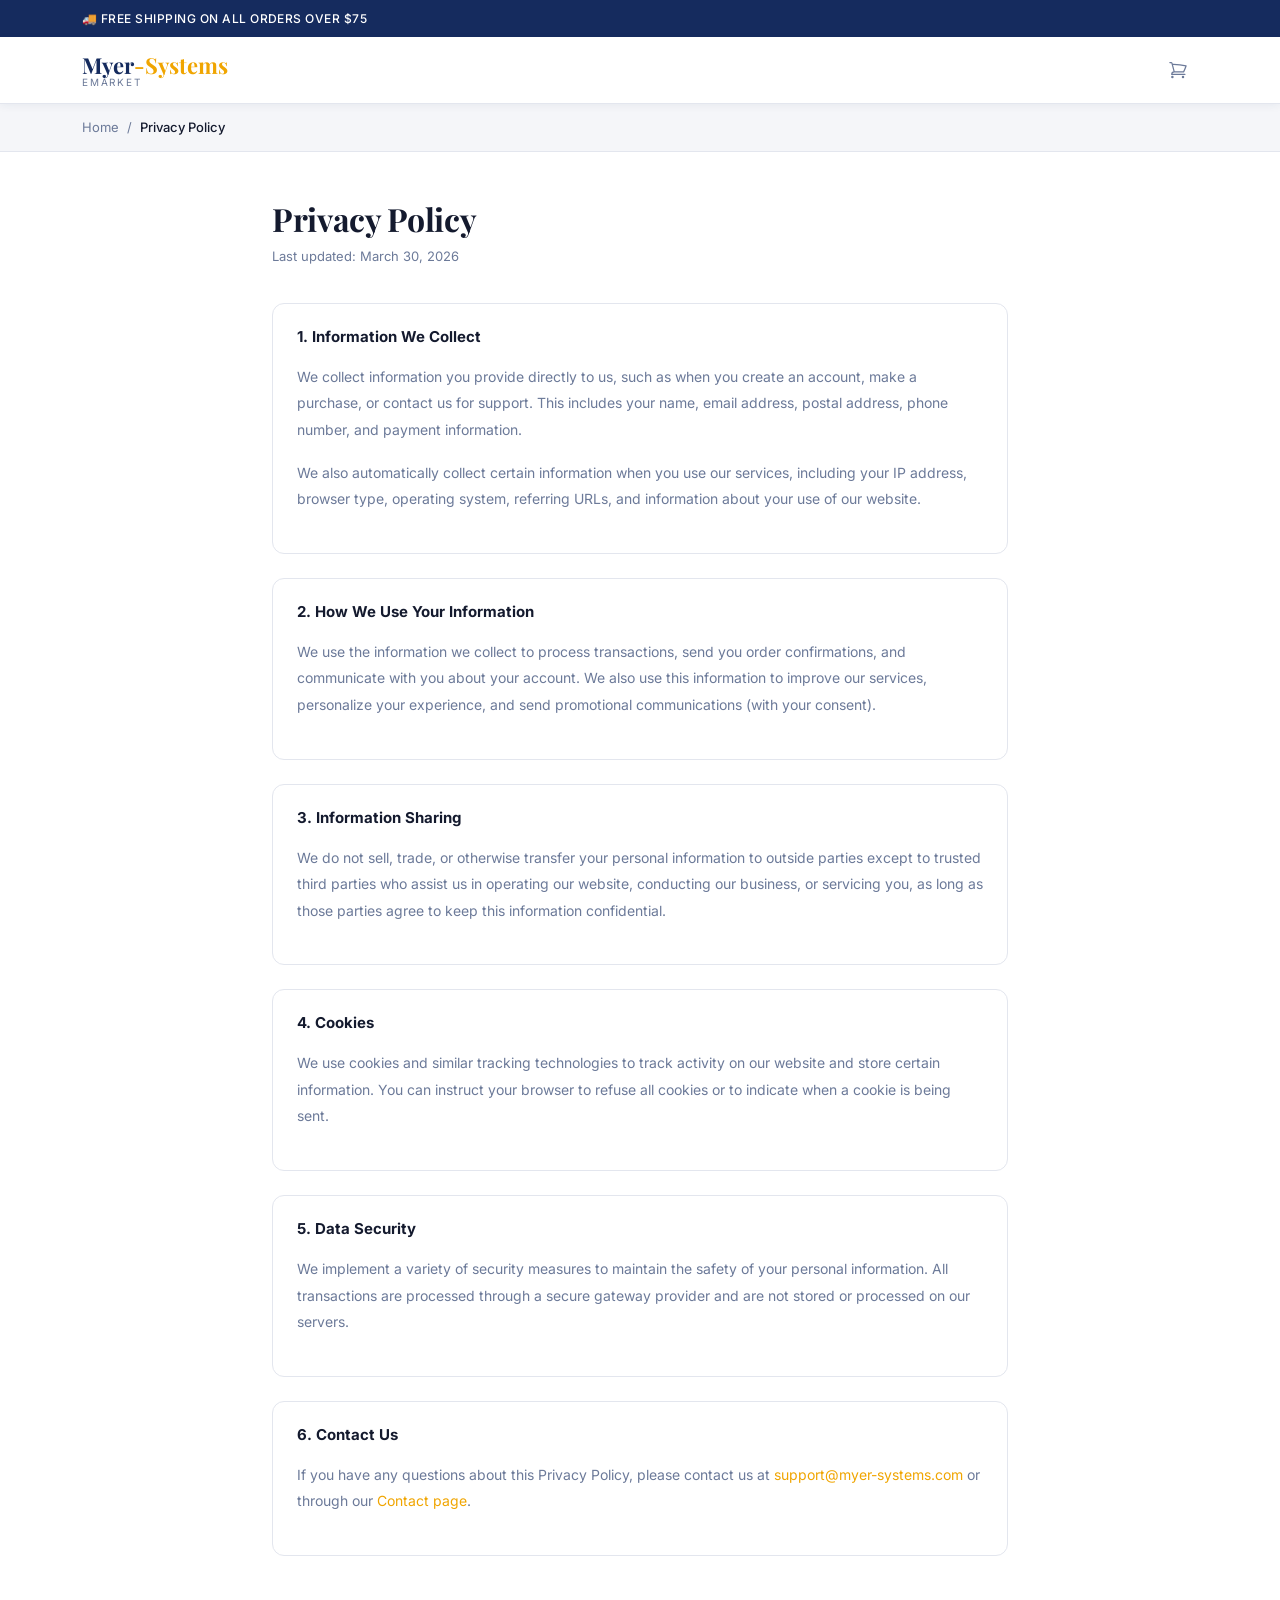
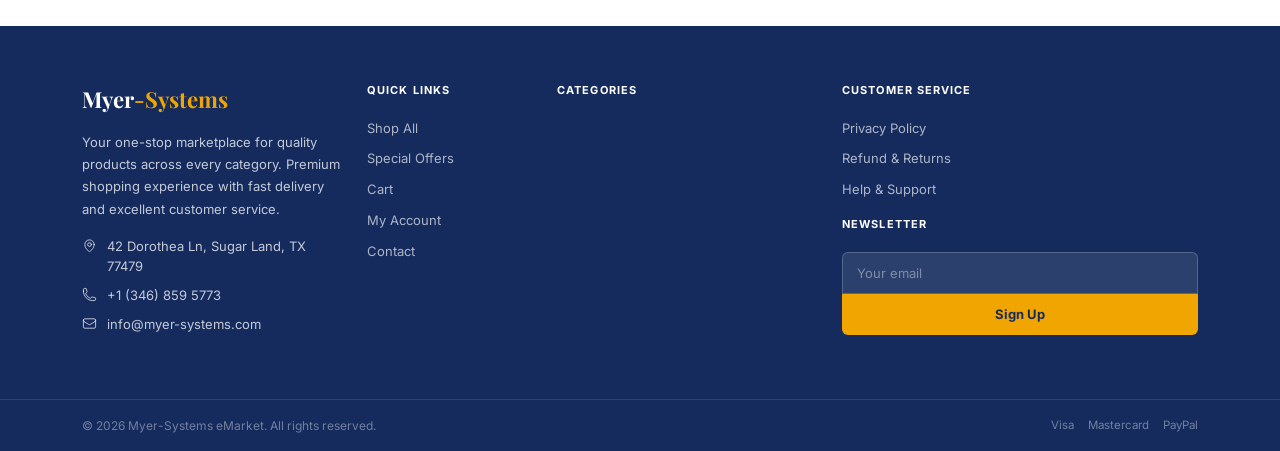
<file: pages/privacy.html>
<!DOCTYPE html>
<html lang="en">
<head>
  <meta charset="UTF-8" /><meta name="viewport" content="width=device-width, initial-scale=1.0" />
  <title>Privacy Policy — Myer-Systems eMarket</title>
  <link rel="stylesheet" href="https://cdnjs.cloudflare.com/ajax/libs/bootstrap/5.3.3/css/bootstrap.min.css" />
  <link rel="stylesheet" href="../css/style.css" />
</head>
<body>
<div class="topbar"><div class="container"><span>🚚 FREE SHIPPING ON ALL ORDERS OVER $75</span></div></div>
<header class="site-header">
  <div class="container py-3">
    <div class="d-flex align-items-center gap-3">
      <a href="../index.html" class="header-logo me-2">Myer<span>-Systems</span><small>eMarket</small></a>
      <div class="ms-auto d-flex align-items-center gap-1">
        <a href="cart.html" class="header-icon" style="position:relative;"><svg xmlns="http://www.w3.org/2000/svg" fill="none" viewBox="0 0 24 24" stroke-width="1.5" stroke="currentColor" width="20" height="20"><path stroke-linecap="round" stroke-linejoin="round" d="M2.25 3h1.386c.51 0 .955.343 1.087.835l.383 1.437M7.5 14.25a3 3 0 00-3 3h15.75m-12.75-3h11.218c1.121-2.3 2.1-4.684 2.924-7.138a60.114 60.114 0 00-16.536-1.84M7.5 14.25L5.106 5.272M6 20.25a.75.75 0 11-1.5 0 .75.75 0 011.5 0zm12.75 0a.75.75 0 11-1.5 0 .75.75 0 011.5 0z"/></svg><span class="cart-badge" style="display:none;">0</span></a>
      </div>
    </div>
  </div>
</header>

<div class="breadcrumb-bar" style="background:var(--surface);border-bottom:1px solid var(--border);"><div class="container"><a href="../index.html">Home</a><span class="breadcrumb-sep">/</span><span class="current">Privacy Policy</span></div></div>

<div class="container py-5">
  <div class="row justify-content-center">
    <div class="col-lg-8">
      <h1 class="section-title mb-2">Privacy Policy</h1>
      <p style="color:var(--muted);font-size:13px;margin-bottom:36px;">Last updated: March 30, 2026</p>

      <div style="line-height:1.9;color:var(--foreground);">
        <div class="form-section-box mb-4">
          <h5 style="font-family:'Inter',sans-serif;">1. Information We Collect</h5>
          <p style="font-size:14px;color:var(--muted);">We collect information you provide directly to us, such as when you create an account, make a purchase, or contact us for support. This includes your name, email address, postal address, phone number, and payment information.</p>
          <p style="font-size:14px;color:var(--muted);">We also automatically collect certain information when you use our services, including your IP address, browser type, operating system, referring URLs, and information about your use of our website.</p>
        </div>
        <div class="form-section-box mb-4">
          <h5 style="font-family:'Inter',sans-serif;">2. How We Use Your Information</h5>
          <p style="font-size:14px;color:var(--muted);">We use the information we collect to process transactions, send you order confirmations, and communicate with you about your account. We also use this information to improve our services, personalize your experience, and send promotional communications (with your consent).</p>
        </div>
        <div class="form-section-box mb-4">
          <h5 style="font-family:'Inter',sans-serif;">3. Information Sharing</h5>
          <p style="font-size:14px;color:var(--muted);">We do not sell, trade, or otherwise transfer your personal information to outside parties except to trusted third parties who assist us in operating our website, conducting our business, or servicing you, as long as those parties agree to keep this information confidential.</p>
        </div>
        <div class="form-section-box mb-4">
          <h5 style="font-family:'Inter',sans-serif;">4. Cookies</h5>
          <p style="font-size:14px;color:var(--muted);">We use cookies and similar tracking technologies to track activity on our website and store certain information. You can instruct your browser to refuse all cookies or to indicate when a cookie is being sent.</p>
        </div>
        <div class="form-section-box mb-4">
          <h5 style="font-family:'Inter',sans-serif;">5. Data Security</h5>
          <p style="font-size:14px;color:var(--muted);">We implement a variety of security measures to maintain the safety of your personal information. All transactions are processed through a secure gateway provider and are not stored or processed on our servers.</p>
        </div>
        <div class="form-section-box">
          <h5 style="font-family:'Inter',sans-serif;">6. Contact Us</h5>
          <p style="font-size:14px;color:var(--muted);">If you have any questions about this Privacy Policy, please contact us at <a href="mailto:support@myer-systems.com" style="color:var(--secondary);">support@myer-systems.com</a> or through our <a href="contact.html" style="color:var(--secondary);">Contact page</a>.</p>
        </div>
      </div>
    </div>
  </div>
</div>
<!-- FOOTER -->
<footer class="site-footer">
  <div class="footer-main">
    <div class="container">
      <div class="row g-4">
        <div class="col-lg-3 col-md-6">
           <div class="footer-brand">
            <div class="footer-brand-name">Myer<span>-Systems</span></div>
            <p>Your one-stop marketplace for quality products across every category. Premium shopping experience with fast delivery and excellent customer service.</p>
            <div class="footer-contact-item"><svg xmlns="http://www.w3.org/2000/svg" fill="none" viewBox="0 0 24 24" stroke-width="1.5" stroke="currentColor"><path stroke-linecap="round" stroke-linejoin="round" d="M15 10.5a3 3 0 11-6 0 3 3 0 016 0z"/><path stroke-linecap="round" stroke-linejoin="round" d="M19.5 10.5c0 7.142-7.5 11.25-7.5 11.25S4.5 17.642 4.5 10.5a7.5 7.5 0 1115 0z"/></svg><span> 42 Dorothea Ln, Sugar Land, TX 77479</span></div>
            <div class="footer-contact-item"><svg xmlns="http://www.w3.org/2000/svg" fill="none" viewBox="0 0 24 24" stroke-width="1.5" stroke="currentColor"><path stroke-linecap="round" stroke-linejoin="round" d="M2.25 6.75c0 8.284 6.716 15 15 15h2.25a2.25 2.25 0 002.25-2.25v-1.372c0-.516-.351-.966-.852-1.091l-4.423-1.106c-.44-.11-.902.055-1.173.417l-.97 1.293c-.282.376-.769.542-1.21.38a12.035 12.035 0 01-7.143-7.143c-.162-.441.004-.928.38-1.21l1.293-.97c.363-.271.527-.734.417-1.173L6.963 3.102a1.125 1.125 0 00-1.091-.852H4.5A2.25 2.25 0 002.25 4.5v2.25z"/></svg><span> +1 (346) 859 5773</span></div>
            <div class="footer-contact-item"><svg xmlns="http://www.w3.org/2000/svg" fill="none" viewBox="0 0 24 24" stroke-width="1.5" stroke="currentColor"><path stroke-linecap="round" stroke-linejoin="round" d="M21.75 6.75v10.5a2.25 2.25 0 01-2.25 2.25h-15a2.25 2.25 0 01-2.25-2.25V6.75m19.5 0A2.25 2.25 0 0019.5 4.5h-15a2.25 2.25 0 00-2.25 2.25m19.5 0v.243a2.25 2.25 0 01-1.07 1.916l-7.5 4.615a2.25 2.25 0 01-2.36 0L3.32 8.91a2.25 2.25 0 01-1.07-1.916V6.75"/></svg><span>info@myer-systems.com</span></div>
          </div>
        </div>
        <div class="col-lg-2 col-md-3 col-6">
          <p class="footer-heading">Quick Links</p>
          <div class="footer-links">
            <a href="shop.html">Shop All</a><a href="shop.html?sale=true">Special Offers</a>
            <a href="cart.html">Cart</a><a href="account.html">My Account</a><a href="contact.html">Contact</a>
          </div>
        </div>
        <div class="col-lg-3 col-md-3 col-6">
          <p class="footer-heading">Categories</p>
          <div class="footer-links" id="footer-cats"></div>
        </div>
        <div class="col-lg-4 col-md-6">
          <p class="footer-heading">Customer Service</p>
          <div class="footer-links mb-3">
            <a href="privacy.html">Privacy Policy</a><a href="refund.html">Refund &amp; Returns</a><a href="contact.html">Help &amp; Support</a>
          </div>
          <p class="footer-heading">Newsletter</p>
          <div class="footer-newsletter">
            <input type="email" placeholder="Your email" />
            <button>Sign Up</button>
          </div>
        </div>
      </div>
    </div>
  </div>
  <div class="footer-bottom">
    <div class="container d-flex flex-column flex-sm-row align-items-center justify-content-between gap-2">
      <p class="mb-0">© 2026 Myer-Systems eMarket. All rights reserved.</p>
      <div class="payment-methods"><span class="payment-method">Visa</span><span class="payment-method">Mastercard</span><span class="payment-method">PayPal</span></div>
    </div>
  </div>
</footer>

<script src="https://cdnjs.cloudflare.com/ajax/libs/bootstrap/5.3.3/js/bootstrap.bundle.min.js"></script>
<script src="../js/main.js"></script>
</body>
</html>
</file>
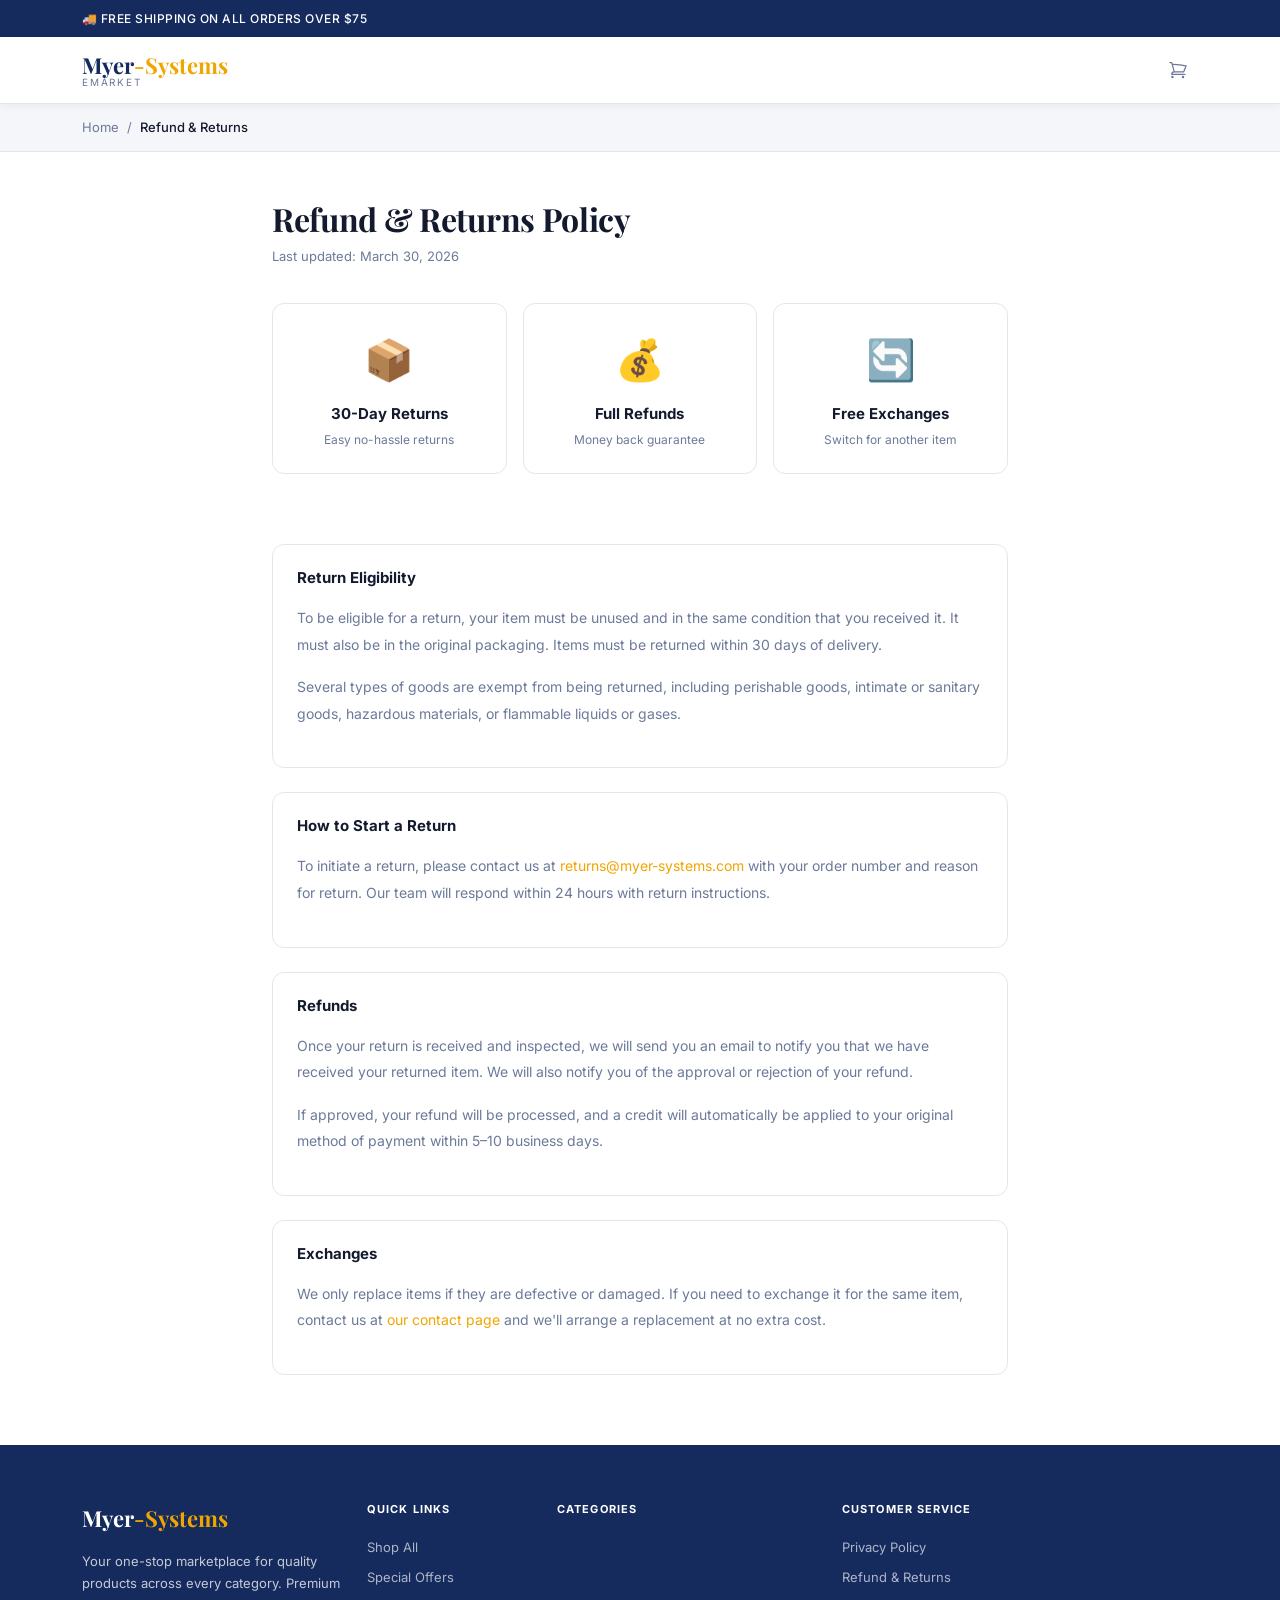
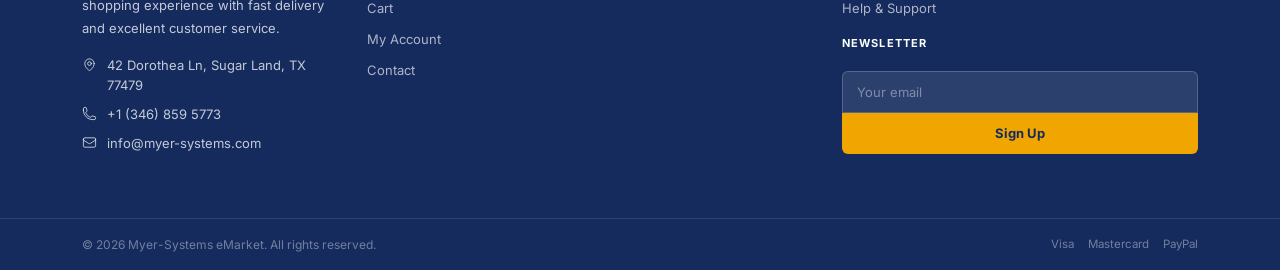
<file: pages/refund.html>
<!DOCTYPE html>
<html lang="en">
<head>
  <meta charset="UTF-8" /><meta name="viewport" content="width=device-width, initial-scale=1.0" />
  <title>Refund & Returns Policy — Myer-Systems eMarket</title>
  <link rel="stylesheet" href="https://cdnjs.cloudflare.com/ajax/libs/bootstrap/5.3.3/css/bootstrap.min.css" />
  <link rel="stylesheet" href="../css/style.css" />
</head>
<body>
<div class="topbar"><div class="container"><span>🚚 FREE SHIPPING ON ALL ORDERS OVER $75</span></div></div>
<header class="site-header">
  <div class="container py-3">
    <div class="d-flex align-items-center gap-3">
      <a href="../index.html" class="header-logo me-2">Myer<span>-Systems</span><small>eMarket</small></a>
      <div class="ms-auto d-flex align-items-center gap-1">
        <a href="cart.html" class="header-icon" style="position:relative;"><svg xmlns="http://www.w3.org/2000/svg" fill="none" viewBox="0 0 24 24" stroke-width="1.5" stroke="currentColor" width="20" height="20"><path stroke-linecap="round" stroke-linejoin="round" d="M2.25 3h1.386c.51 0 .955.343 1.087.835l.383 1.437M7.5 14.25a3 3 0 00-3 3h15.75m-12.75-3h11.218c1.121-2.3 2.1-4.684 2.924-7.138a60.114 60.114 0 00-16.536-1.84M7.5 14.25L5.106 5.272M6 20.25a.75.75 0 11-1.5 0 .75.75 0 011.5 0zm12.75 0a.75.75 0 11-1.5 0 .75.75 0 011.5 0z"/></svg><span class="cart-badge" style="display:none;">0</span></a>
      </div>
    </div>
  </div>
</header>

<div class="breadcrumb-bar" style="background:var(--surface);border-bottom:1px solid var(--border);"><div class="container"><a href="../index.html">Home</a><span class="breadcrumb-sep">/</span><span class="current">Refund & Returns</span></div></div>

<div class="container py-5">
  <div class="row justify-content-center">
    <div class="col-lg-8">
      <h1 class="section-title mb-2">Refund &amp; Returns Policy</h1>
      <p style="color:var(--muted);font-size:13px;margin-bottom:36px;">Last updated: March 30, 2026</p>

      <!-- Key Points -->
      <div class="row g-3 mb-5">
        <div class="col-sm-4">
          <div class="form-section-box text-center" style="padding:24px 16px;">
            <div style="font-size:2.5rem;margin-bottom:10px;">📦</div>
            <p style="font-size:15px;font-weight:700;margin-bottom:4px;">30-Day Returns</p>
            <p style="font-size:12px;color:var(--muted);margin:0;">Easy no-hassle returns</p>
          </div>
        </div>
        <div class="col-sm-4">
          <div class="form-section-box text-center" style="padding:24px 16px;">
            <div style="font-size:2.5rem;margin-bottom:10px;">💰</div>
            <p style="font-size:15px;font-weight:700;margin-bottom:4px;">Full Refunds</p>
            <p style="font-size:12px;color:var(--muted);margin:0;">Money back guarantee</p>
          </div>
        </div>
        <div class="col-sm-4">
          <div class="form-section-box text-center" style="padding:24px 16px;">
            <div style="font-size:2.5rem;margin-bottom:10px;">🔄</div>
            <p style="font-size:15px;font-weight:700;margin-bottom:4px;">Free Exchanges</p>
            <p style="font-size:12px;color:var(--muted);margin:0;">Switch for another item</p>
          </div>
        </div>
      </div>

      <div style="line-height:1.9;">
        <div class="form-section-box mb-4">
          <h5 style="font-family:'Inter',sans-serif;">Return Eligibility</h5>
          <p style="font-size:14px;color:var(--muted);">To be eligible for a return, your item must be unused and in the same condition that you received it. It must also be in the original packaging. Items must be returned within 30 days of delivery.</p>
          <p style="font-size:14px;color:var(--muted);">Several types of goods are exempt from being returned, including perishable goods, intimate or sanitary goods, hazardous materials, or flammable liquids or gases.</p>
        </div>
        <div class="form-section-box mb-4">
          <h5 style="font-family:'Inter',sans-serif;">How to Start a Return</h5>
          <p style="font-size:14px;color:var(--muted);">To initiate a return, please contact us at <a href="mailto:returns@myer-systems.com" style="color:var(--secondary);">returns@myer-systems.com</a> with your order number and reason for return. Our team will respond within 24 hours with return instructions.</p>
        </div>
        <div class="form-section-box mb-4">
          <h5 style="font-family:'Inter',sans-serif;">Refunds</h5>
          <p style="font-size:14px;color:var(--muted);">Once your return is received and inspected, we will send you an email to notify you that we have received your returned item. We will also notify you of the approval or rejection of your refund.</p>
          <p style="font-size:14px;color:var(--muted);">If approved, your refund will be processed, and a credit will automatically be applied to your original method of payment within 5–10 business days.</p>
        </div>
        <div class="form-section-box">
          <h5 style="font-family:'Inter',sans-serif;">Exchanges</h5>
          <p style="font-size:14px;color:var(--muted);">We only replace items if they are defective or damaged. If you need to exchange it for the same item, contact us at <a href="contact.html" style="color:var(--secondary);">our contact page</a> and we'll arrange a replacement at no extra cost.</p>
        </div>
      </div>
    </div>
  </div>
</div>

<!-- FOOTER -->
<footer class="site-footer">
  <div class="footer-main">
    <div class="container">
      <div class="row g-4">
        <div class="col-lg-3 col-md-6">
           <div class="footer-brand">
            <div class="footer-brand-name">Myer<span>-Systems</span></div>
            <p>Your one-stop marketplace for quality products across every category. Premium shopping experience with fast delivery and excellent customer service.</p>
            <div class="footer-contact-item"><svg xmlns="http://www.w3.org/2000/svg" fill="none" viewBox="0 0 24 24" stroke-width="1.5" stroke="currentColor"><path stroke-linecap="round" stroke-linejoin="round" d="M15 10.5a3 3 0 11-6 0 3 3 0 016 0z"/><path stroke-linecap="round" stroke-linejoin="round" d="M19.5 10.5c0 7.142-7.5 11.25-7.5 11.25S4.5 17.642 4.5 10.5a7.5 7.5 0 1115 0z"/></svg><span> 42 Dorothea Ln, Sugar Land, TX 77479</span></div>
            <div class="footer-contact-item"><svg xmlns="http://www.w3.org/2000/svg" fill="none" viewBox="0 0 24 24" stroke-width="1.5" stroke="currentColor"><path stroke-linecap="round" stroke-linejoin="round" d="M2.25 6.75c0 8.284 6.716 15 15 15h2.25a2.25 2.25 0 002.25-2.25v-1.372c0-.516-.351-.966-.852-1.091l-4.423-1.106c-.44-.11-.902.055-1.173.417l-.97 1.293c-.282.376-.769.542-1.21.38a12.035 12.035 0 01-7.143-7.143c-.162-.441.004-.928.38-1.21l1.293-.97c.363-.271.527-.734.417-1.173L6.963 3.102a1.125 1.125 0 00-1.091-.852H4.5A2.25 2.25 0 002.25 4.5v2.25z"/></svg><span> +1 (346) 859 5773</span></div>
            <div class="footer-contact-item"><svg xmlns="http://www.w3.org/2000/svg" fill="none" viewBox="0 0 24 24" stroke-width="1.5" stroke="currentColor"><path stroke-linecap="round" stroke-linejoin="round" d="M21.75 6.75v10.5a2.25 2.25 0 01-2.25 2.25h-15a2.25 2.25 0 01-2.25-2.25V6.75m19.5 0A2.25 2.25 0 0019.5 4.5h-15a2.25 2.25 0 00-2.25 2.25m19.5 0v.243a2.25 2.25 0 01-1.07 1.916l-7.5 4.615a2.25 2.25 0 01-2.36 0L3.32 8.91a2.25 2.25 0 01-1.07-1.916V6.75"/></svg><span>info@myer-systems.com</span></div>
          </div>
        </div>
        <div class="col-lg-2 col-md-3 col-6">
          <p class="footer-heading">Quick Links</p>
          <div class="footer-links">
            <a href="shop.html">Shop All</a><a href="shop.html?sale=true">Special Offers</a>
            <a href="cart.html">Cart</a><a href="account.html">My Account</a><a href="contact.html">Contact</a>
          </div>
        </div>
        <div class="col-lg-3 col-md-3 col-6">
          <p class="footer-heading">Categories</p>
          <div class="footer-links" id="footer-cats"></div>
        </div>
        <div class="col-lg-4 col-md-6">
          <p class="footer-heading">Customer Service</p>
          <div class="footer-links mb-3">
            <a href="privacy.html">Privacy Policy</a><a href="refund.html">Refund &amp; Returns</a><a href="contact.html">Help &amp; Support</a>
          </div>
          <p class="footer-heading">Newsletter</p>
          <div class="footer-newsletter">
            <input type="email" placeholder="Your email" />
            <button>Sign Up</button>
          </div>
        </div>
      </div>
    </div>
  </div>
  <div class="footer-bottom">
    <div class="container d-flex flex-column flex-sm-row align-items-center justify-content-between gap-2">
      <p class="mb-0">© 2026 Myer-Systems eMarket. All rights reserved.</p>
      <div class="payment-methods"><span class="payment-method">Visa</span><span class="payment-method">Mastercard</span><span class="payment-method">PayPal</span></div>
    </div>
  </div>
</footer>

<script src="https://cdnjs.cloudflare.com/ajax/libs/bootstrap/5.3.3/js/bootstrap.bundle.min.js"></script>
<script src="../js/main.js"></script>
</body>
</html>
</file>
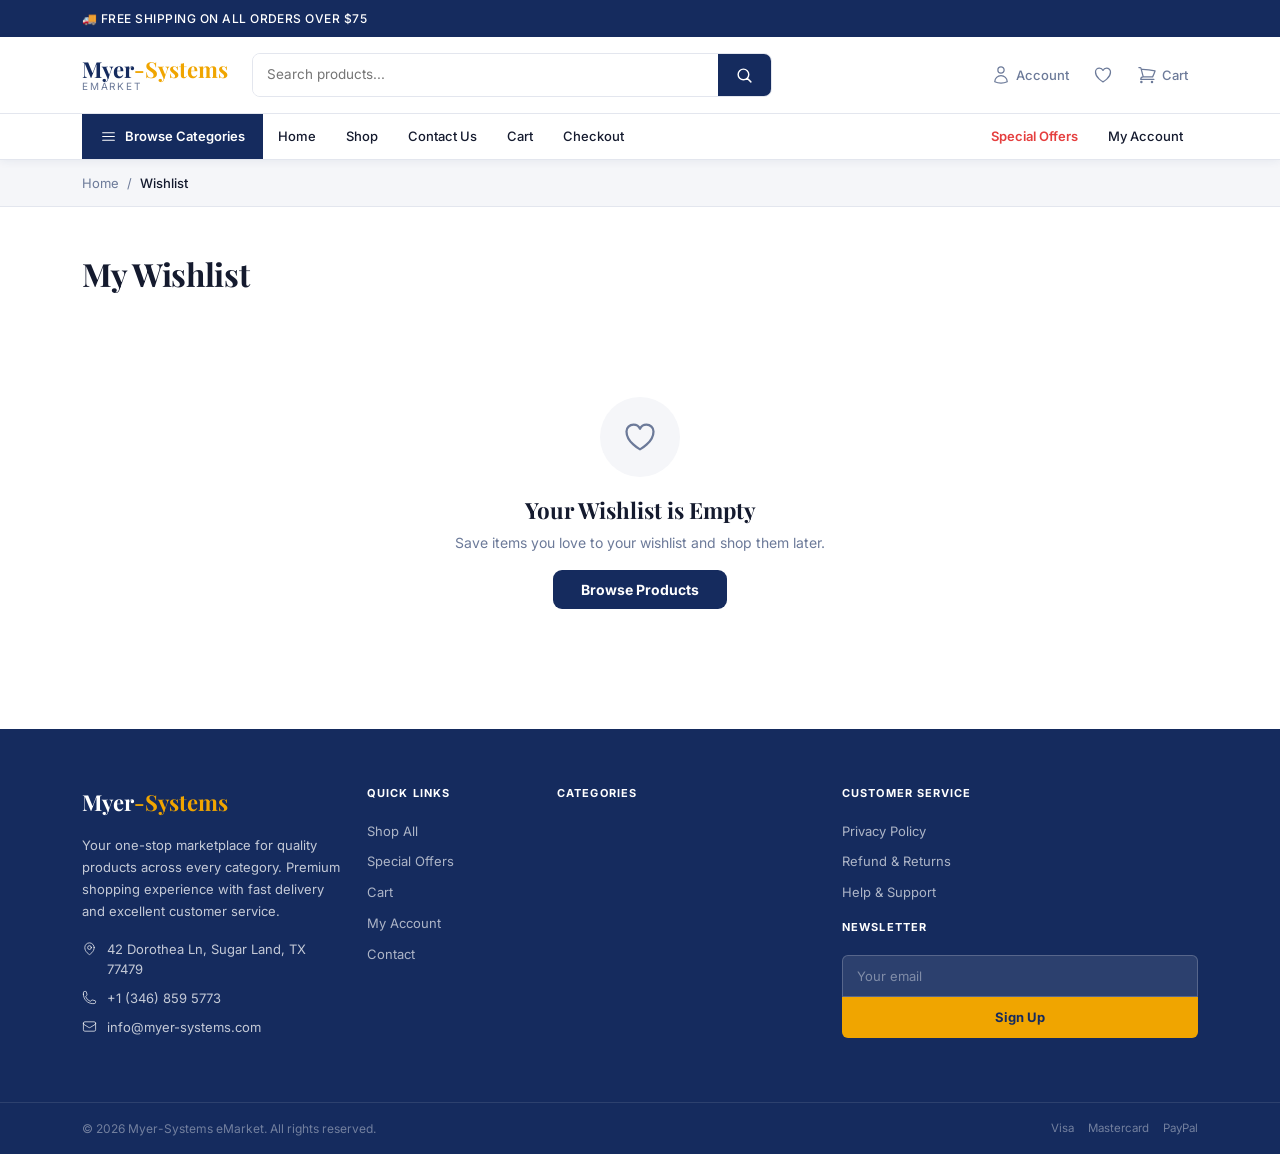
<file: pages/wishlist.html>
<!DOCTYPE html>
<html lang="en">
<head>
  <meta charset="UTF-8" /><meta name="viewport" content="width=device-width, initial-scale=1.0" />
  <title>Wishlist — Myer-Systems eMarket</title>
  <link rel="stylesheet" href="https://cdnjs.cloudflare.com/ajax/libs/bootstrap/5.3.3/css/bootstrap.min.css" />
  <link rel="stylesheet" href="../css/style.css" />
</head>
<body>
<div class="topbar"><div class="container"><span>🚚 FREE SHIPPING ON ALL ORDERS OVER $75</span></div></div>
<header class="site-header">
  <div class="container py-3">
    <div class="d-flex align-items-center gap-3">
      <a href="../index.html" class="header-logo me-2">Myer<span>-Systems</span><small>eMarket</small></a>
      <form class="search-wrap flex-grow-1 d-none d-md-flex search-form" style="max-width:520px;"><input type="text" placeholder="Search products..." /><button type="submit"><svg xmlns="http://www.w3.org/2000/svg" fill="none" viewBox="0 0 24 24" stroke-width="2" stroke="currentColor" width="17" height="17"><path stroke-linecap="round" stroke-linejoin="round" d="M21 21l-5.197-5.197m0 0A7.5 7.5 0 105.196 5.196a7.5 7.5 0 0010.607 10.607z"/></svg></button></form>
      <div class="d-flex align-items-center gap-1 ms-auto">
        <a href="account.html" class="header-icon d-none d-md-flex"><svg xmlns="http://www.w3.org/2000/svg" fill="none" viewBox="0 0 24 24" stroke-width="1.5" stroke="currentColor" width="20" height="20"><path stroke-linecap="round" stroke-linejoin="round" d="M15.75 6a3.75 3.75 0 11-7.5 0 3.75 3.75 0 017.5 0zM4.501 20.118a7.5 7.5 0 0114.998 0A17.933 17.933 0 0112 21.75c-2.676 0-5.216-.584-7.499-1.632z"/></svg><span class="d-none d-lg-inline">Account</span></a>
        <a href="wishlist.html" class="header-icon" style="position:relative;"><svg xmlns="http://www.w3.org/2000/svg" fill="none" viewBox="0 0 24 24" stroke-width="1.5" stroke="currentColor" width="20" height="20"><path stroke-linecap="round" stroke-linejoin="round" d="M21 8.25c0-2.485-2.099-4.5-4.688-4.5-1.935 0-3.597 1.126-4.312 2.733-.715-1.607-2.377-2.733-4.313-2.733C5.1 3.75 3 5.765 3 8.25c0 7.22 9 12 9 12s9-4.78 9-12z"/></svg><span class="cart-badge wishlist-badge" style="display:none;">0</span></a>
        <a href="cart.html" class="header-icon" style="position:relative;"><svg xmlns="http://www.w3.org/2000/svg" fill="none" viewBox="0 0 24 24" stroke-width="1.5" stroke="currentColor" width="20" height="20"><path stroke-linecap="round" stroke-linejoin="round" d="M2.25 3h1.386c.51 0 .955.343 1.087.835l.383 1.437M7.5 14.25a3 3 0 00-3 3h15.75m-12.75-3h11.218c1.121-2.3 2.1-4.684 2.924-7.138a60.114 60.114 0 00-16.536-1.84M7.5 14.25L5.106 5.272M6 20.25a.75.75 0 11-1.5 0 .75.75 0 011.5 0zm12.75 0a.75.75 0 11-1.5 0 .75.75 0 011.5 0z"/></svg><span class="cart-badge" style="display:none;">0</span><span class="d-none d-lg-inline">Cart</span></a>
        <button class="hamburger d-md-none" id="hamburger-btn"><svg xmlns="http://www.w3.org/2000/svg" fill="none" viewBox="0 0 24 24" stroke-width="1.5" stroke="currentColor" width="24" height="24"><path stroke-linecap="round" stroke-linejoin="round" d="M3.75 6.75h16.5M3.75 12h16.5m-16.5 5.25h16.5"/></svg></button>
      </div>
    </div>
  </div>
  <nav class="site-nav d-none d-md-block"><div class="container"><div class="nav-inner"><div class="cat-dropdown-wrap"><button class="browse-btn"><svg xmlns="http://www.w3.org/2000/svg" fill="none" viewBox="0 0 24 24" stroke-width="1.5" stroke="currentColor" width="17" height="17"><path stroke-linecap="round" stroke-linejoin="round" d="M3.75 6.75h16.5M3.75 12h16.5m-16.5 5.25h16.5"/></svg> Browse Categories</button><div class="cat-dropdown" id="cat-dropdown-main"></div></div><a href="../index.html">Home</a><a href="shop.html">Shop</a><a href="contact.html">Contact Us</a><a href="cart.html">Cart</a><a href="checkout.html">Checkout</a><div class="ms-auto d-flex"><a href="shop.html?sale=true" class="nav-special">Special Offers</a><a href="account.html">My Account</a></div></div></div></nav>
  <div class="mobile-nav" id="mobile-nav"><a href="../index.html">Home</a><a href="shop.html">Shop</a><a href="cart.html">Cart</a><a href="account.html">My Account</a><a href="wishlist.html" class="active">Wishlist</a></div>
</header>

<div class="breadcrumb-bar" style="background:var(--surface);border-bottom:1px solid var(--border);"><div class="container"><a href="../index.html">Home</a><span class="breadcrumb-sep">/</span><span class="current">Wishlist</span></div></div>

<div class="container py-5">
  <div class="d-flex align-items-center justify-content-between mb-4">
    <h1 class="section-title mb-0">My Wishlist <span id="wishlist-count-label" style="font-size:1rem;color:var(--muted);font-family:'Inter',sans-serif;"></span></h1>
    <button onclick="clearWishlist()" style="font-size:13px;color:var(--muted);background:none;border:1px solid var(--border);padding:7px 16px;border-radius:8px;cursor:pointer;" id="clear-btn" class="d-none">Clear All</button>
  </div>

  <!-- Empty State -->
  <div id="empty-wishlist" class="empty-state">
    <div class="empty-state-icon">
      <svg xmlns="http://www.w3.org/2000/svg" fill="none" viewBox="0 0 24 24" stroke-width="1.5" stroke="currentColor"><path stroke-linecap="round" stroke-linejoin="round" d="M21 8.25c0-2.485-2.099-4.5-4.688-4.5-1.935 0-3.597 1.126-4.312 2.733-.715-1.607-2.377-2.733-4.313-2.733C5.1 3.75 3 5.765 3 8.25c0 7.22 9 12 9 12s9-4.78 9-12z"/></svg>
    </div>
    <h3>Your Wishlist is Empty</h3>
    <p>Save items you love to your wishlist and shop them later.</p>
    <a href="shop.html" class="btn-primary-custom">Browse Products</a>
  </div>

  <!-- Wishlist Grid -->
  <div id="wishlist-grid" class="products-grid products-grid-4" style="display:none;"></div>
</div>

<!-- FOOTER -->
<footer class="site-footer">
  <div class="footer-main">
    <div class="container">
      <div class="row g-4">
        <div class="col-lg-3 col-md-6">
           <div class="footer-brand">
            <div class="footer-brand-name">Myer<span>-Systems</span></div>
            <p>Your one-stop marketplace for quality products across every category. Premium shopping experience with fast delivery and excellent customer service.</p>
            <div class="footer-contact-item"><svg xmlns="http://www.w3.org/2000/svg" fill="none" viewBox="0 0 24 24" stroke-width="1.5" stroke="currentColor"><path stroke-linecap="round" stroke-linejoin="round" d="M15 10.5a3 3 0 11-6 0 3 3 0 016 0z"/><path stroke-linecap="round" stroke-linejoin="round" d="M19.5 10.5c0 7.142-7.5 11.25-7.5 11.25S4.5 17.642 4.5 10.5a7.5 7.5 0 1115 0z"/></svg><span> 42 Dorothea Ln, Sugar Land, TX 77479</span></div>
            <div class="footer-contact-item"><svg xmlns="http://www.w3.org/2000/svg" fill="none" viewBox="0 0 24 24" stroke-width="1.5" stroke="currentColor"><path stroke-linecap="round" stroke-linejoin="round" d="M2.25 6.75c0 8.284 6.716 15 15 15h2.25a2.25 2.25 0 002.25-2.25v-1.372c0-.516-.351-.966-.852-1.091l-4.423-1.106c-.44-.11-.902.055-1.173.417l-.97 1.293c-.282.376-.769.542-1.21.38a12.035 12.035 0 01-7.143-7.143c-.162-.441.004-.928.38-1.21l1.293-.97c.363-.271.527-.734.417-1.173L6.963 3.102a1.125 1.125 0 00-1.091-.852H4.5A2.25 2.25 0 002.25 4.5v2.25z"/></svg><span> +1 (346) 859 5773</span></div>
            <div class="footer-contact-item"><svg xmlns="http://www.w3.org/2000/svg" fill="none" viewBox="0 0 24 24" stroke-width="1.5" stroke="currentColor"><path stroke-linecap="round" stroke-linejoin="round" d="M21.75 6.75v10.5a2.25 2.25 0 01-2.25 2.25h-15a2.25 2.25 0 01-2.25-2.25V6.75m19.5 0A2.25 2.25 0 0019.5 4.5h-15a2.25 2.25 0 00-2.25 2.25m19.5 0v.243a2.25 2.25 0 01-1.07 1.916l-7.5 4.615a2.25 2.25 0 01-2.36 0L3.32 8.91a2.25 2.25 0 01-1.07-1.916V6.75"/></svg><span>info@myer-systems.com</span></div>
          </div>
        </div>
        <div class="col-lg-2 col-md-3 col-6">
          <p class="footer-heading">Quick Links</p>
          <div class="footer-links">
            <a href="shop.html">Shop All</a><a href="shop.html?sale=true">Special Offers</a>
            <a href="cart.html">Cart</a><a href="account.html">My Account</a><a href="contact.html">Contact</a>
          </div>
        </div>
        <div class="col-lg-3 col-md-3 col-6">
          <p class="footer-heading">Categories</p>
          <div class="footer-links" id="footer-cats"></div>
        </div>
        <div class="col-lg-4 col-md-6">
          <p class="footer-heading">Customer Service</p>
          <div class="footer-links mb-3">
            <a href="privacy.html">Privacy Policy</a><a href="refund.html">Refund &amp; Returns</a><a href="contact.html">Help &amp; Support</a>
          </div>
          <p class="footer-heading">Newsletter</p>
          <div class="footer-newsletter">
            <input type="email" placeholder="Your email" />
            <button>Sign Up</button>
          </div>
        </div>
      </div>
    </div>
  </div>
  <div class="footer-bottom">
    <div class="container d-flex flex-column flex-sm-row align-items-center justify-content-between gap-2">
      <p class="mb-0">© 2026 Myer-Systems eMarket. All rights reserved.</p>
      <div class="payment-methods"><span class="payment-method">Visa</span><span class="payment-method">Mastercard</span><span class="payment-method">PayPal</span></div>
    </div>
  </div>
</footer>

  <script src="https://cdnjs.cloudflare.com/ajax/libs/bootstrap/5.3.3/js/bootstrap.bundle.min.js"></script>
<script src="../js/main.js"></script>
<script>
function renderWishlist() {
  const wishlistProducts = Store.wishlist.map(id => products.find(p => p.id === id)).filter(Boolean);
  const emptyEl = document.getElementById('empty-wishlist');
  const gridEl = document.getElementById('wishlist-grid');
  const clearBtn = document.getElementById('clear-btn');
  const countLabel = document.getElementById('wishlist-count-label');

  if (wishlistProducts.length === 0) {
    emptyEl.style.display = 'block';
    gridEl.style.display = 'none';
    clearBtn.classList.add('d-none');
    countLabel.textContent = '';
  } else {
    emptyEl.style.display = 'none';
    gridEl.style.display = 'grid';
    clearBtn.classList.remove('d-none');
    countLabel.textContent = '(' + wishlistProducts.length + ' items)';
    gridEl.innerHTML = wishlistProducts.map(p => productCardHtmlShop(p)).join('');
    bindProductCardEvents(gridEl);
    // Re-bind wishlist toggles to re-render
    gridEl.querySelectorAll('.wishlist-toggle-btn').forEach(btn => {
      btn.addEventListener('click', () => setTimeout(renderWishlist, 50), { once: true });
    });
  }
}
function clearWishlist() {
  Store.wishlist = [];
  Store.save();
  renderWishlist();
}
renderWishlist();
populateCatDropdownShop('cat-dropdown-main');
document.querySelectorAll('.search-form').forEach(form => {
  form.addEventListener('submit', e => { e.preventDefault(); const q = form.querySelector('input')?.value.trim(); if (q) window.location.href = 'shop.html?q=' + encodeURIComponent(q); });
});
</script>
</body>
</html>
</file>
<file: css/style.css>
@import url('https://fonts.googleapis.com/css2?family=Inter:wght@300;400;500;600;700;800&family=Playfair+Display:wght@500;600;700&display=swap');

/* ============================
   BRAND VARIABLES
============================ */
:root {
  --primary: #152B5E;
  --primary-dark: #0e1e42;
  --secondary: #F0A500;
  --secondary-dark: #c98a00;
  --bg: #ffffff;
  --surface: #f5f6f9;
  --card: #ffffff;
  --border: #e3e6ee;
  --muted: #6c7a99;
  --foreground: #141a2e;
  --text-light: #8895b2;
  --badge-sale: #e53e3e;
  --badge-hot: #F0A500;
  --badge-new: #2ecc71;
  --star: #f5c518;
  --radius: 10px;
  --shadow: 0 2px 16px rgba(21,43,94,0.08);
  --shadow-lg: 0 8px 40px rgba(21,43,94,0.13);
}

/* ============================
   GLOBAL RESET & BASE
============================ */
*, *::before, *::after { box-sizing: border-box; margin: 0; padding: 0; }

html { scroll-behavior: smooth; }

body {
  font-family: 'Inter', sans-serif;
  font-size: 14px;
  color: var(--foreground);
  background: var(--bg);
  line-height: 1.6;
  -webkit-font-smoothing: antialiased;
}

h1, h2, h3, h4 {
  font-family: 'Playfair Display', serif;
  color: var(--foreground);
  font-weight: 700;
}

a { text-decoration: none; color: inherit; transition: color .2s; }
img { max-width: 100%; display: block; }

.section-title {
  font-family: 'Playfair Display', serif;
  font-size: clamp(1.4rem, 3vw, 2rem);
  font-weight: 700;
  color: var(--foreground);
  letter-spacing: -.01em;
}

/* ============================
   TOPBAR
============================ */
.topbar {
  background: var(--primary);
  color: #fff;
  font-size: 12px;
  padding: 9px 0;
  letter-spacing: .04em;
  font-weight: 500;
}
.topbar a { color: rgba(255,255,255,.75); }
.topbar a:hover { color: var(--secondary); }

/* ============================
   HEADER
============================ */
.site-header {
  background: #fff;
  border-bottom: 1px solid var(--border);
  position: sticky;
  top: 0;
  z-index: 1000;
  box-shadow: 0 2px 8px rgba(21,43,94,.06);
}

.header-logo {
  font-family: 'Playfair Display', serif;
  font-size: 22px;
  font-weight: 700;
  color: var(--primary);
  line-height: 1;
  white-space: nowrap;
}
.header-logo span { color: var(--secondary); }
.header-logo small {
  display: block;
  font-family: 'Inter', sans-serif;
  font-size: 10px;
  letter-spacing: .18em;
  text-transform: uppercase;
  color: var(--muted);
  font-weight: 400;
  margin-top: 1px;
}

.search-wrap { display: flex; flex: 1; max-width: 520px; border: 1.5px solid var(--border); border-radius: 8px; overflow: hidden; }
.search-wrap:focus-within { border-color: var(--secondary); box-shadow: 0 0 0 3px rgba(240,165,0,.15); }
.search-wrap input { flex: 1; border: none; outline: none; padding: 10px 14px; font-size: 13.5px; background: #fff; }
.search-wrap button { background: var(--primary); border: none; padding: 0 18px; cursor: pointer; color: #fff; transition: background .2s; }
.search-wrap button:hover { background: var(--primary-dark); }

.header-icon { display: flex; align-items: center; gap: 5px; padding: 7px 10px; border-radius: 8px; color: var(--muted); font-size: 13px; font-weight: 500; transition: all .2s; cursor: pointer; position: relative; }
.header-icon:hover { background: var(--surface); color: var(--primary); }
.header-icon svg { width: 20px; height: 20px; }
.cart-badge { position: absolute; top: 2px; right: 2px; background: var(--secondary); color: var(--primary); font-size: 9px; font-weight: 700; border-radius: 50%; width: 17px; height: 17px; display: flex; align-items: center; justify-content: center; }

/* ============================
   NAVBAR
============================ */
.site-nav {
  background: #fff;
  border-top: 1px solid var(--border);
}
.site-nav .nav-inner { display: flex; align-items: stretch; }
.browse-btn {
  display: flex; align-items: center; gap: 8px;
  padding: 12px 18px;
  background: var(--primary);
  color: #fff;
  font-size: 13px;
  font-weight: 600;
  border: none;
  cursor: pointer;
  white-space: nowrap;
  transition: background .2s;
}
.browse-btn:hover { background: var(--primary-dark); }
.site-nav a { padding: 12px 15px; font-size: 13px; font-weight: 500; color: var(--foreground); display: flex; align-items: center; white-space: nowrap; transition: color .2s; }
.site-nav a:hover, .site-nav a.active { color: var(--secondary); }
.site-nav .nav-special { color: var(--badge-sale); font-weight: 600; }
.site-nav .nav-special:hover { color: var(--badge-sale); opacity: .8; }

/* Category Dropdown */
.cat-dropdown-wrap { position: relative; }
.cat-dropdown {
  display: none;
  position: absolute;
  top: 100%;
  left: 0;
  width: 260px;
  background: #fff;
  border: 1px solid var(--border);
  border-radius: 0 0 10px 10px;
  box-shadow: var(--shadow-lg);
  z-index: 500;
  padding: 8px 0;
}
.cat-dropdown-wrap:hover .cat-dropdown { display: block; }
.cat-dropdown a {
  display: flex; align-items: center; justify-content: space-between;
  padding: 9px 18px;
  font-size: 13px;
  color: var(--foreground);
  border-radius: 0;
  transition: background .15s;
}
.cat-dropdown a:hover { background: var(--surface); color: var(--secondary); }
.cat-count { font-size: 11px; color: var(--muted); }

/* Mobile Hamburger */
.hamburger { display: none; background: none; border: none; cursor: pointer; padding: 6px; color: var(--primary); }
.hamburger svg { width: 26px; height: 26px; }

/* Mobile Nav */
.mobile-nav { display: none; background: #fff; border-top: 1px solid var(--border); padding: 12px 0; }
.mobile-nav.open { display: block; }
.mobile-nav a { display: block; padding: 10px 24px; font-size: 14px; font-weight: 500; color: var(--foreground); transition: background .15s; }
.mobile-nav a:hover { background: var(--surface); color: var(--secondary); }
.mobile-nav .mobile-cat-label { font-size: 11px; font-weight: 700; text-transform: uppercase; letter-spacing: .08em; color: var(--muted); padding: 14px 24px 4px; border-top: 1px solid var(--border); margin-top: 8px; }

/* ============================
   HERO SLIDER
============================ */
.hero-slider { position: relative; height: 480px; overflow: hidden; }
@media (max-width: 768px) { .hero-slider { height: 320px; } }
.hero-slide { position: absolute; inset: 0; opacity: 0; transition: opacity .8s ease; }
.hero-slide.active { opacity: 1; }
.hero-slide img { width: 100%; height: 100%; object-fit: cover; }
.hero-overlay {
  position: absolute; inset: 0;
  background: linear-gradient(135deg, rgba(14,30,66,.88) 0%, rgba(14,30,66,.45) 60%, transparent 100%);
}
.hero-content { position: absolute; inset: 0; display: flex; align-items: center; }
.hero-subtitle { font-size: 11px; font-weight: 700; letter-spacing: .2em; color: var(--secondary); margin-bottom: 12px; text-transform: uppercase; }
.hero-title { font-family: 'Playfair Display', serif; font-size: clamp(2rem, 5vw, 3.4rem); font-weight: 700; color: #fff; line-height: 1.15; margin-bottom: 24px; white-space: pre-line; }
.hero-cta { display: inline-block; padding: 13px 32px; background: var(--secondary); color: var(--primary); font-weight: 700; font-size: 13.5px; border-radius: 8px; transition: background .2s, transform .15s; }
.hero-cta:hover { background: var(--secondary-dark); color: var(--primary); transform: translateY(-1px); }

.hero-nav-btn { position: absolute; top: 50%; transform: translateY(-50%); background: rgba(255,255,255,.15); backdrop-filter: blur(4px); border: none; border-radius: 50%; width: 42px; height: 42px; display: flex; align-items: center; justify-content: center; color: #fff; cursor: pointer; transition: background .2s; z-index: 10; }
.hero-nav-btn:hover { background: rgba(255,255,255,.3); }
.hero-nav-btn.prev { left: 16px; }
.hero-nav-btn.next { right: 16px; }
.hero-dots { position: absolute; bottom: 20px; left: 50%; transform: translateX(-50%); display: flex; gap: 8px; z-index: 10; }
.hero-dot { height: 4px; border-radius: 4px; background: rgba(255,255,255,.35); border: none; cursor: pointer; transition: all .3s; width: 16px; }
.hero-dot.active { background: var(--secondary); width: 30px; }

/* ============================
   TRUST BAR
============================ */
.trust-bar { border-bottom: 1px solid var(--border); padding: 22px 0; }
.trust-item { display: flex; align-items: center; gap: 12px; }
.trust-icon { width: 42px; height: 42px; background: rgba(240,165,0,.1); border-radius: 10px; display: flex; align-items: center; justify-content: center; flex-shrink: 0; }
.trust-icon svg { color: var(--secondary); width: 20px; height: 20px; }
.trust-item-title { font-size: 13.5px; font-weight: 600; color: var(--foreground); }
.trust-item-desc { font-size: 12px; color: var(--muted); }

/* ============================
   SECTIONS
============================ */
.section { padding: 60px 0; }
.section-alt { background: var(--surface); }

/* Category Grid */
.category-card { text-align: center; }
.category-img-wrap { aspect-ratio: 1; border-radius: 12px; overflow: hidden; border: 1.5px solid var(--border); margin-bottom: 10px; transition: border-color .25s, box-shadow .25s; }
.category-card:hover .category-img-wrap { border-color: var(--secondary); box-shadow: 0 4px 20px rgba(240,165,0,.15); }
.category-img-wrap img { width: 100%; height: 100%; object-fit: cover; transition: transform .5s; }
.category-card:hover img { transform: scale(1.06); }
.category-name { font-size: 13px; font-weight: 600; color: var(--foreground); transition: color .2s; }
.category-card:hover .category-name { color: var(--secondary); }
.category-count { font-size: 11.5px; color: var(--muted); }

/* Tab Switcher */
.tab-switcher { display: flex; gap: 2px; background: #fff; border: 1px solid var(--border); border-radius: 10px; padding: 4px; }
.tab-btn { padding: 8px 18px; border: none; background: transparent; border-radius: 8px; font-size: 13px; font-weight: 500; cursor: pointer; color: var(--muted); transition: all .2s; white-space: nowrap; }
.tab-btn.active { background: var(--primary); color: #fff; }

/* ============================
   PRODUCT CARD
============================ */
.product-card { background: #fff; border: 1.5px solid var(--border); border-radius: var(--radius); overflow: hidden; transition: box-shadow .25s, border-color .25s, transform .2s; position: relative; }
.product-card:hover { box-shadow: var(--shadow-lg); border-color: rgba(240,165,0,.25); transform: translateY(-2px); }
.product-img-wrap { aspect-ratio: 1; overflow: hidden; background: var(--surface); position: relative; }
.product-img-wrap img { width: 100%; height: 100%; object-fit: cover; transition: transform .5s; }
.product-card:hover .product-img-wrap img { transform: scale(1.05); }

.product-badge { position: absolute; top: 10px; left: 10px; padding: 3px 9px; border-radius: 6px; font-size: 10px; font-weight: 700; letter-spacing: .04em; text-transform: uppercase; color: #fff; }
.badge-sale { background: var(--badge-sale); }
.badge-hot { background: var(--badge-hot); color: var(--primary); }
.badge-new { background: var(--badge-new); }

.product-actions { position: absolute; top: 10px; right: 10px; display: flex; flex-direction: column; gap: 6px; opacity: 0; transform: translateX(8px); transition: all .25s; }
.product-card:hover .product-actions { opacity: 1; transform: translateX(0); }
.product-action-btn { width: 34px; height: 34px; background: #fff; border: none; border-radius: 8px; display: flex; align-items: center; justify-content: center; cursor: pointer; box-shadow: 0 2px 8px rgba(0,0,0,.12); transition: background .2s, color .2s; color: var(--muted); }
.product-action-btn:hover { background: var(--secondary); color: var(--primary); }
.product-action-btn.active { background: var(--badge-sale); color: #fff; }

.product-body { padding: 14px; }
.product-category-tag { font-size: 11px; color: var(--muted); margin-bottom: 4px; }
.product-name { font-family: 'Inter', sans-serif; font-size: 13.5px; font-weight: 600; color: var(--foreground); line-height: 1.4; margin-bottom: 6px; display: -webkit-box; -webkit-line-clamp: 2; -webkit-box-orient: vertical; overflow: hidden; }
.product-name:hover { color: var(--secondary); }

.star-row { display: flex; align-items: center; gap: 4px; margin-bottom: 8px; }
.stars { display: flex; gap: 1px; }
.stars svg { width: 12px; height: 12px; color: var(--star); }
.review-count { font-size: 11px; color: var(--muted); }

.price-row { display: flex; align-items: baseline; gap: 8px; margin-bottom: 10px; }
.price-now { font-size: 16px; font-weight: 700; color: var(--foreground); }
.price-was { font-size: 13px; color: var(--muted); text-decoration: line-through; }
.price-off { font-size: 11px; font-weight: 700; color: var(--badge-sale); }

.add-cart-btn { width: 100%; padding: 9px; background: var(--primary); color: #fff; border: none; border-radius: 8px; font-size: 13px; font-weight: 600; cursor: pointer; transition: background .2s; display: flex; align-items: center; justify-content: center; gap: 6px; }
.add-cart-btn:hover { background: var(--primary-dark); }
.add-cart-btn svg { width: 15px; height: 15px; }

/* Product Grid */
.products-grid { display: grid; gap: 20px; }
.products-grid-4 { grid-template-columns: repeat(4, 1fr); }
.products-grid-3 { grid-template-columns: repeat(3, 1fr); }
.products-grid-2 { grid-template-columns: repeat(2, 1fr); }
@media (max-width: 1200px) { .products-grid-4 { grid-template-columns: repeat(3, 1fr); } }
@media (max-width: 992px) { .products-grid-4 { grid-template-columns: repeat(2, 1fr); } .products-grid-3 { grid-template-columns: repeat(2, 1fr); } }
@media (max-width: 576px) { .products-grid-4, .products-grid-3, .products-grid-2 { grid-template-columns: repeat(2, 1fr); gap: 12px; } }

/* ============================
   PROMO BANNERS
============================ */
.promo-banner { position: relative; border-radius: 14px; overflow: hidden; height: 260px; }
.promo-banner img { width: 100%; height: 100%; object-fit: cover; transition: transform .7s; }
.promo-banner:hover img { transform: scale(1.05); }
.promo-overlay { position: absolute; inset: 0; background: linear-gradient(to right, rgba(21,43,94,.82) 0%, transparent 70%); display: flex; align-items: center; }
.promo-content { padding: 30px 32px; }
.promo-sub { font-size: 10px; font-weight: 700; letter-spacing: .18em; color: var(--secondary); margin-bottom: 8px; text-transform: uppercase; }
.promo-title { font-family: 'Playfair Display', serif; font-size: 1.7rem; font-weight: 700; color: #fff; line-height: 1.2; margin-bottom: 18px; }
.promo-btn { display: inline-block; padding: 10px 24px; background: var(--secondary); color: var(--primary); font-weight: 700; font-size: 13px; border-radius: 8px; transition: background .2s; }
.promo-btn:hover { background: var(--secondary-dark); color: var(--primary); }

/* ============================
   NEWSLETTER
============================ */
.newsletter-section { background: var(--primary); padding: 60px 0; text-align: center; }
.newsletter-section .pre-title { font-size: 10px; font-weight: 700; letter-spacing: .2em; color: var(--secondary); margin-bottom: 10px; text-transform: uppercase; }
.newsletter-section h2 { font-family: 'Playfair Display', serif; color: #fff; font-size: clamp(1.5rem, 3vw, 2rem); margin-bottom: 10px; }
.newsletter-section p { color: rgba(255,255,255,.6); font-size: 13.5px; margin-bottom: 28px; max-width: 420px; margin-left: auto; margin-right: auto; }
.newsletter-form { display: flex; max-width: 440px; margin: 0 auto; border-radius: 8px; overflow: hidden; }
.newsletter-form input { flex: 1; padding: 13px 18px; border: none; background: rgba(255,255,255,.1); color: #fff; font-size: 13.5px; outline: none; }
.newsletter-form input::placeholder { color: rgba(255,255,255,.4); }
.newsletter-form button { padding: 13px 24px; background: var(--secondary); border: none; color: var(--primary); font-weight: 700; font-size: 13px; cursor: pointer; transition: background .2s; white-space: nowrap; }
.newsletter-form button:hover { background: var(--secondary-dark); }
.newsletter-note { font-size: 11px; color: rgba(255,255,255,.35); margin-top: 12px; }
.newsletter-note a { color: rgba(255,255,255,.55); text-decoration: underline; }

/* ============================
   FOOTER
============================ */
.site-footer { background: var(--primary); color: rgba(255,255,255,.75); }
.footer-main { padding: 56px 0; }
.footer-brand-name { font-family: 'Playfair Display', serif; font-size: 22px; font-weight: 700; color: #fff; margin-bottom: 14px; }
.footer-brand-name span { color: var(--secondary); }
.footer-brand p { font-size: 13px; line-height: 1.7; margin-bottom: 16px; }
.footer-contact-item { display: flex; align-items: flex-start; gap: 10px; font-size: 13px; margin-bottom: 8px; }
.footer-contact-item svg { width: 15px; height: 15px; flex-shrink: 0; margin-top: 2px; }
.footer-heading { font-family: 'Inter', sans-serif; font-size: 11px; font-weight: 700; letter-spacing: .1em; text-transform: uppercase; color: #fff; margin-bottom: 18px; }
.footer-links a { display: block; font-size: 13px; color: rgba(255,255,255,.65); margin-bottom: 10px; transition: color .2s; }
.footer-links a:hover { color: var(--secondary); }
.footer-newsletter input { width: 100%; padding: 10px 14px; background: rgba(255,255,255,.1); border: 1px solid rgba(255,255,255,.2); border-radius: 6px 6px 0 0; color: #fff; font-size: 13px; outline: none; }
.footer-newsletter input::placeholder { color: rgba(255,255,255,.4); }
.footer-newsletter button { width: 100%; padding: 10px; background: var(--secondary); color: var(--primary); font-weight: 700; font-size: 13px; border: none; border-radius: 0 0 6px 6px; cursor: pointer; transition: background .2s; }
.footer-newsletter button:hover { background: var(--secondary-dark); }
.footer-bottom { border-top: 1px solid rgba(255,255,255,.1); padding: 16px 0; }
.footer-bottom p { font-size: 12px; color: rgba(255,255,255,.4); }
.payment-methods { display: flex; gap: 14px; }
.payment-method { font-size: 11.5px; color: rgba(255,255,255,.4); }

/* ============================
   SHOP PAGE
============================ */
.breadcrumb-bar { padding: 12px 0; }
.breadcrumb-bar span, .breadcrumb-bar a { font-size: 13px; color: var(--muted); }
.breadcrumb-bar a:hover { color: var(--secondary); }
.breadcrumb-sep { margin: 0 8px; }
.breadcrumb-bar .current { color: var(--foreground); font-weight: 500; }

.shop-sidebar { width: 230px; flex-shrink: 0; }
.sidebar-block { margin-bottom: 28px; }
.sidebar-title { font-family: 'Inter', sans-serif; font-size: 12px; font-weight: 700; text-transform: uppercase; letter-spacing: .08em; color: var(--foreground); margin-bottom: 12px; }
.sidebar-cat-link { display: flex; align-items: center; justify-content: space-between; padding: 7px 10px; border-radius: 7px; font-size: 13px; color: var(--muted); transition: all .18s; cursor: pointer; }
.sidebar-cat-link:hover, .sidebar-cat-link.active { background: rgba(240,165,0,.1); color: var(--secondary); font-weight: 600; }
.sidebar-cat-link .cnt { font-size: 11px; }

.shop-toolbar { display: flex; align-items: center; justify-content: space-between; margin-bottom: 22px; flex-wrap: wrap; gap: 10px; }
.result-count { font-size: 13px; color: var(--muted); }
.result-count strong { color: var(--foreground); }
.sort-select { padding: 8px 12px; border: 1.5px solid var(--border); border-radius: 8px; font-size: 13px; background: #fff; outline: none; cursor: pointer; }
.sort-select:focus { border-color: var(--secondary); }

.price-inputs { display: flex; align-items: center; gap: 8px; }
.price-inputs input { width: 80px; padding: 7px 10px; border: 1.5px solid var(--border); border-radius: 7px; font-size: 13px; outline: none; background: #fff; }
.price-inputs input:focus { border-color: var(--secondary); }
.filter-mobile-btn { display: none; align-items: center; gap: 6px; padding: 8px 14px; border: 1.5px solid var(--border); border-radius: 8px; font-size: 13px; font-weight: 500; background: #fff; cursor: pointer; }
@media (max-width: 992px) {
  .filter-mobile-btn { display: flex; }
  .shop-sidebar { display: none; }
  .shop-sidebar.show { display: block; width: 100%; }
}

/* ============================
   PRODUCT DETAIL PAGE
============================ */
.product-img-gallery .main-img { aspect-ratio: 1; border-radius: 14px; overflow: hidden; border: 1.5px solid var(--border); background: var(--surface); margin-bottom: 10px; }
.product-img-gallery .main-img img { width: 100%; height: 100%; object-fit: cover; }
.thumb-row { display: flex; gap: 8px; }
.thumb-item { width: 80px; height: 80px; border-radius: 8px; overflow: hidden; border: 2px solid var(--border); cursor: pointer; transition: border-color .2s; flex-shrink: 0; }
.thumb-item.active { border-color: var(--secondary); }
.thumb-item img { width: 100%; height: 100%; object-fit: cover; }

.product-cat-link { font-size: 11px; font-weight: 700; letter-spacing: .12em; color: var(--secondary); text-transform: uppercase; }
.product-detail-title { font-size: clamp(1.4rem, 3vw, 2rem); font-weight: 700; margin: 8px 0 12px; }
.product-rating-row { display: flex; align-items: center; gap: 8px; margin-bottom: 18px; }
.product-rating-row .stars svg { width: 15px; height: 15px; }
.product-price-main { font-size: 2rem; font-weight: 800; color: var(--foreground); }
.product-price-was { font-size: 1.1rem; color: var(--muted); text-decoration: line-through; }
.product-discount-badge { padding: 3px 10px; background: rgba(229,62,62,.1); color: var(--badge-sale); font-size: 12px; font-weight: 700; border-radius: 20px; }
.product-desc { font-size: 13.5px; color: var(--muted); line-height: 1.8; margin-bottom: 24px; }

.qty-ctrl { display: flex; align-items: center; border: 1.5px solid var(--border); border-radius: 8px; overflow: hidden; }
.qty-ctrl button { padding: 10px 14px; background: none; border: none; cursor: pointer; font-size: 18px; color: var(--muted); transition: all .2s; }
.qty-ctrl button:hover { background: var(--surface); color: var(--primary); }
.qty-ctrl span { min-width: 46px; text-align: center; font-weight: 600; font-size: 15px; }

.add-to-cart-big { flex: 1; padding: 13px 28px; background: var(--primary); color: #fff; border: none; border-radius: 10px; font-size: 14px; font-weight: 700; cursor: pointer; display: flex; align-items: center; justify-content: center; gap: 8px; transition: background .2s; }
.add-to-cart-big:hover { background: var(--primary-dark); }
.wishlist-big-btn { padding: 13px 16px; border: 1.5px solid var(--border); border-radius: 10px; background: #fff; cursor: pointer; transition: all .2s; color: var(--muted); }
.wishlist-big-btn:hover { border-color: var(--badge-sale); color: var(--badge-sale); }
.wishlist-big-btn.active { border-color: var(--badge-sale); color: var(--badge-sale); background: rgba(229,62,62,.05); }

.guarantee-bar { display: flex; gap: 18px; flex-wrap: wrap; padding: 16px 0; border-top: 1px solid var(--border); border-bottom: 1px solid var(--border); margin-bottom: 24px; }
.guarantee-item { display: flex; align-items: center; gap: 8px; font-size: 12.5px; color: var(--muted); }
.guarantee-item svg { color: var(--secondary); width: 16px; height: 16px; }

.product-tabs .tab-nav { display: flex; border-bottom: 2px solid var(--border); margin-bottom: 20px; }
.product-tabs .tab-nav-btn { padding: 10px 20px; border: none; background: none; font-size: 14px; font-weight: 600; color: var(--muted); cursor: pointer; border-bottom: 2px solid transparent; margin-bottom: -2px; transition: all .2s; }
.product-tabs .tab-nav-btn.active { color: var(--secondary); border-bottom-color: var(--secondary); }
.tab-panel { display: none; }
.tab-panel.active { display: block; }

/* Related */
.related-section { padding: 40px 0; border-top: 1px solid var(--border); margin-top: 40px; }

/* ============================
   CART PAGE
============================ */
.cart-item { display: flex; gap: 16px; padding: 18px; border: 1.5px solid var(--border); border-radius: 12px; background: #fff; margin-bottom: 12px; }
.cart-item-img { width: 90px; height: 90px; border-radius: 8px; overflow: hidden; background: var(--surface); flex-shrink: 0; }
.cart-item-img img { width: 100%; height: 100%; object-fit: cover; }
.cart-item-name { font-size: 13.5px; font-weight: 600; margin-bottom: 4px; }
.cart-item-cat { font-size: 12px; color: var(--muted); margin-bottom: 10px; }
.cart-item-price { font-size: 15px; font-weight: 700; }
.cart-remove { background: none; border: none; cursor: pointer; color: var(--muted); padding: 4px; border-radius: 6px; transition: color .2s; margin-left: auto; }
.cart-remove:hover { color: var(--badge-sale); }

.order-summary-box { border: 1.5px solid var(--border); border-radius: 12px; padding: 24px; background: #fff; position: sticky; top: 120px; }
.order-summary-box h5 { font-family: 'Inter', sans-serif; font-size: 15px; font-weight: 700; margin-bottom: 18px; }
.summary-row { display: flex; justify-content: space-between; font-size: 13.5px; padding: 7px 0; }
.summary-row .label { color: var(--muted); }
.summary-total { border-top: 2px solid var(--border); padding-top: 14px; margin-top: 6px; font-size: 16px; font-weight: 700; }
.checkout-big-btn { display: block; width: 100%; padding: 14px; background: var(--primary); color: #fff; text-align: center; border-radius: 10px; font-weight: 700; font-size: 14px; margin-top: 18px; transition: background .2s; }
.checkout-big-btn:hover { background: var(--primary-dark); color: #fff; }
.free-ship-note { font-size: 12px; color: var(--secondary); margin-top: 8px; text-align: center; }

/* ============================
   CHECKOUT PAGE
============================ */
.form-section-box { border: 1.5px solid var(--border); border-radius: 12px; padding: 24px; background: #fff; margin-bottom: 22px; }
.form-section-box h5 { font-family: 'Inter', sans-serif; font-size: 15px; font-weight: 700; margin-bottom: 18px; }
.form-label { font-size: 13px; font-weight: 600; margin-bottom: 6px; display: block; }
.form-input { width: 100%; padding: 10px 14px; border: 1.5px solid var(--border); border-radius: 8px; font-size: 13.5px; outline: none; transition: border-color .2s; background: #fff; }
.form-input:focus { border-color: var(--secondary); }
.payment-option { display: flex; align-items: center; gap: 12px; padding: 13px 16px; border: 1.5px solid var(--border); border-radius: 10px; cursor: pointer; transition: border-color .2s; margin-bottom: 8px; }
.payment-option:has(input:checked), .payment-option.selected { border-color: var(--secondary); background: rgba(240,165,0,.05); }
.payment-option input { accent-color: var(--secondary); }
.place-order-btn { width: 100%; padding: 15px; background: var(--secondary); color: var(--primary); border: none; border-radius: 10px; font-weight: 700; font-size: 15px; cursor: pointer; transition: background .2s; }
.place-order-btn:hover { background: var(--secondary-dark); }

/* ============================
   CONTACT PAGE
============================ */
.contact-info-item { display: flex; gap: 14px; padding: 16px 0; border-bottom: 1px solid var(--border); }
.contact-info-icon { width: 42px; height: 42px; background: rgba(240,165,0,.1); border-radius: 10px; display: flex; align-items: center; justify-content: center; flex-shrink: 0; }
.contact-info-icon svg { width: 18px; height: 18px; color: var(--secondary); }
.contact-info-label { font-size: 12px; font-weight: 700; text-transform: uppercase; letter-spacing: .06em; color: var(--muted); margin-bottom: 3px; }
.contact-info-val { font-size: 13.5px; color: var(--foreground); }

.send-msg-btn { padding: 12px 32px; background: var(--primary); color: #fff; border: none; border-radius: 9px; font-weight: 700; font-size: 14px; cursor: pointer; transition: background .2s; }
.send-msg-btn:hover { background: var(--primary-dark); }

/* ============================
   ACCOUNT PAGE
============================ */
.account-tab-nav { display: flex; border: 1.5px solid var(--border); border-radius: 10px; overflow: hidden; margin-bottom: 24px; }
.account-tab-nav button { flex: 1; padding: 13px; border: none; background: #fff; font-size: 14px; font-weight: 600; cursor: pointer; transition: all .2s; color: var(--muted); }
.account-tab-nav button.active { background: var(--primary); color: #fff; }

/* ============================
   WISHLIST PAGE
============================ */
.empty-state { text-align: center; padding: 80px 20px; }
.empty-state-icon { width: 80px; height: 80px; margin: 0 auto 20px; background: var(--surface); border-radius: 50%; display: flex; align-items: center; justify-content: center; }
.empty-state-icon svg { width: 36px; height: 36px; color: var(--muted); }
.empty-state h3 { font-size: 1.4rem; margin-bottom: 8px; }
.empty-state p { color: var(--muted); font-size: 14px; margin-bottom: 24px; }

/* ============================
   SUCCESS STATE
============================ */
.success-icon { width: 72px; height: 72px; background: rgba(240,165,0,.1); border-radius: 50%; display: flex; align-items: center; justify-content: center; margin: 0 auto 20px; font-size: 2.2rem; color: var(--secondary); }

/* ============================
   RESPONSIVE
============================ */
@media (max-width: 992px) {
  .header-desktop-only { display: none !important; }
  .hamburger { display: flex !important; align-items: center; justify-content: center; }
  .site-nav .nav-inner .browse-cats-desktop { display: none; }
  .promo-banner { height: 200px; }
  .promo-title { font-size: 1.3rem; }
}
@media (max-width: 768px) {
  .trust-bar .row { gap: 16px; }
  .hero-slider { height: 280px; }
  .hero-title { font-size: 1.6rem; }
  .footer-main .row > div { margin-bottom: 32px; }
  .cart-item { flex-wrap: wrap; }
  .shop-sidebar { width: 100%; }
}
@media (max-width: 576px) {
  .newsletter-form { flex-direction: column; border-radius: 10px; }
  .newsletter-form input { border-radius: 8px 8px 0 0; }
  .newsletter-form button { border-radius: 0 0 8px 8px; }
}

/* ============================
   UTILITIES
============================ */
.text-secondary { color: var(--secondary) !important; }
.text-muted { color: var(--muted) !important; }
.text-primary-dark { color: var(--primary) !important; }
.bg-surface { background: var(--surface); }
.fw-700 { font-weight: 700; }
.font-playfair { font-family: 'Playfair Display', serif; }
.btn-primary-custom { background: var(--primary); color: #fff; border: none; border-radius: 9px; padding: 11px 28px; font-weight: 700; font-size: 14px; cursor: pointer; transition: background .2s; }
.btn-primary-custom:hover { background: var(--primary-dark); color: #fff; }
.btn-secondary-custom { background: var(--secondary); color: var(--primary); border: none; border-radius: 9px; padding: 11px 28px; font-weight: 700; font-size: 14px; cursor: pointer; transition: background .2s; }
.btn-secondary-custom:hover { background: var(--secondary-dark); color: var(--primary); }

/* Scrollbar */
::-webkit-scrollbar { width: 6px; }
::-webkit-scrollbar-track { background: var(--surface); }
::-webkit-scrollbar-thumb { background: rgba(108,122,153,.3); border-radius: 4px; }
::-webkit-scrollbar-thumb:hover { background: rgba(108,122,153,.5); }

/* Toast notification */
.toast-container { position: fixed; bottom: 24px; right: 24px; z-index: 9999; display: flex; flex-direction: column; gap: 10px; }
.toast { padding: 13px 20px; background: var(--primary); color: #fff; border-radius: 10px; font-size: 13.5px; font-weight: 500; box-shadow: var(--shadow-lg); transform: translateX(120%); transition: transform .35s cubic-bezier(.22,1,.36,1); min-width: 240px; display: flex; align-items: center; gap: 10px; }
.toast.show { transform: translateX(0); }
.toast svg { width: 18px; height: 18px; flex-shrink: 0; color: var(--secondary); }
</file>
